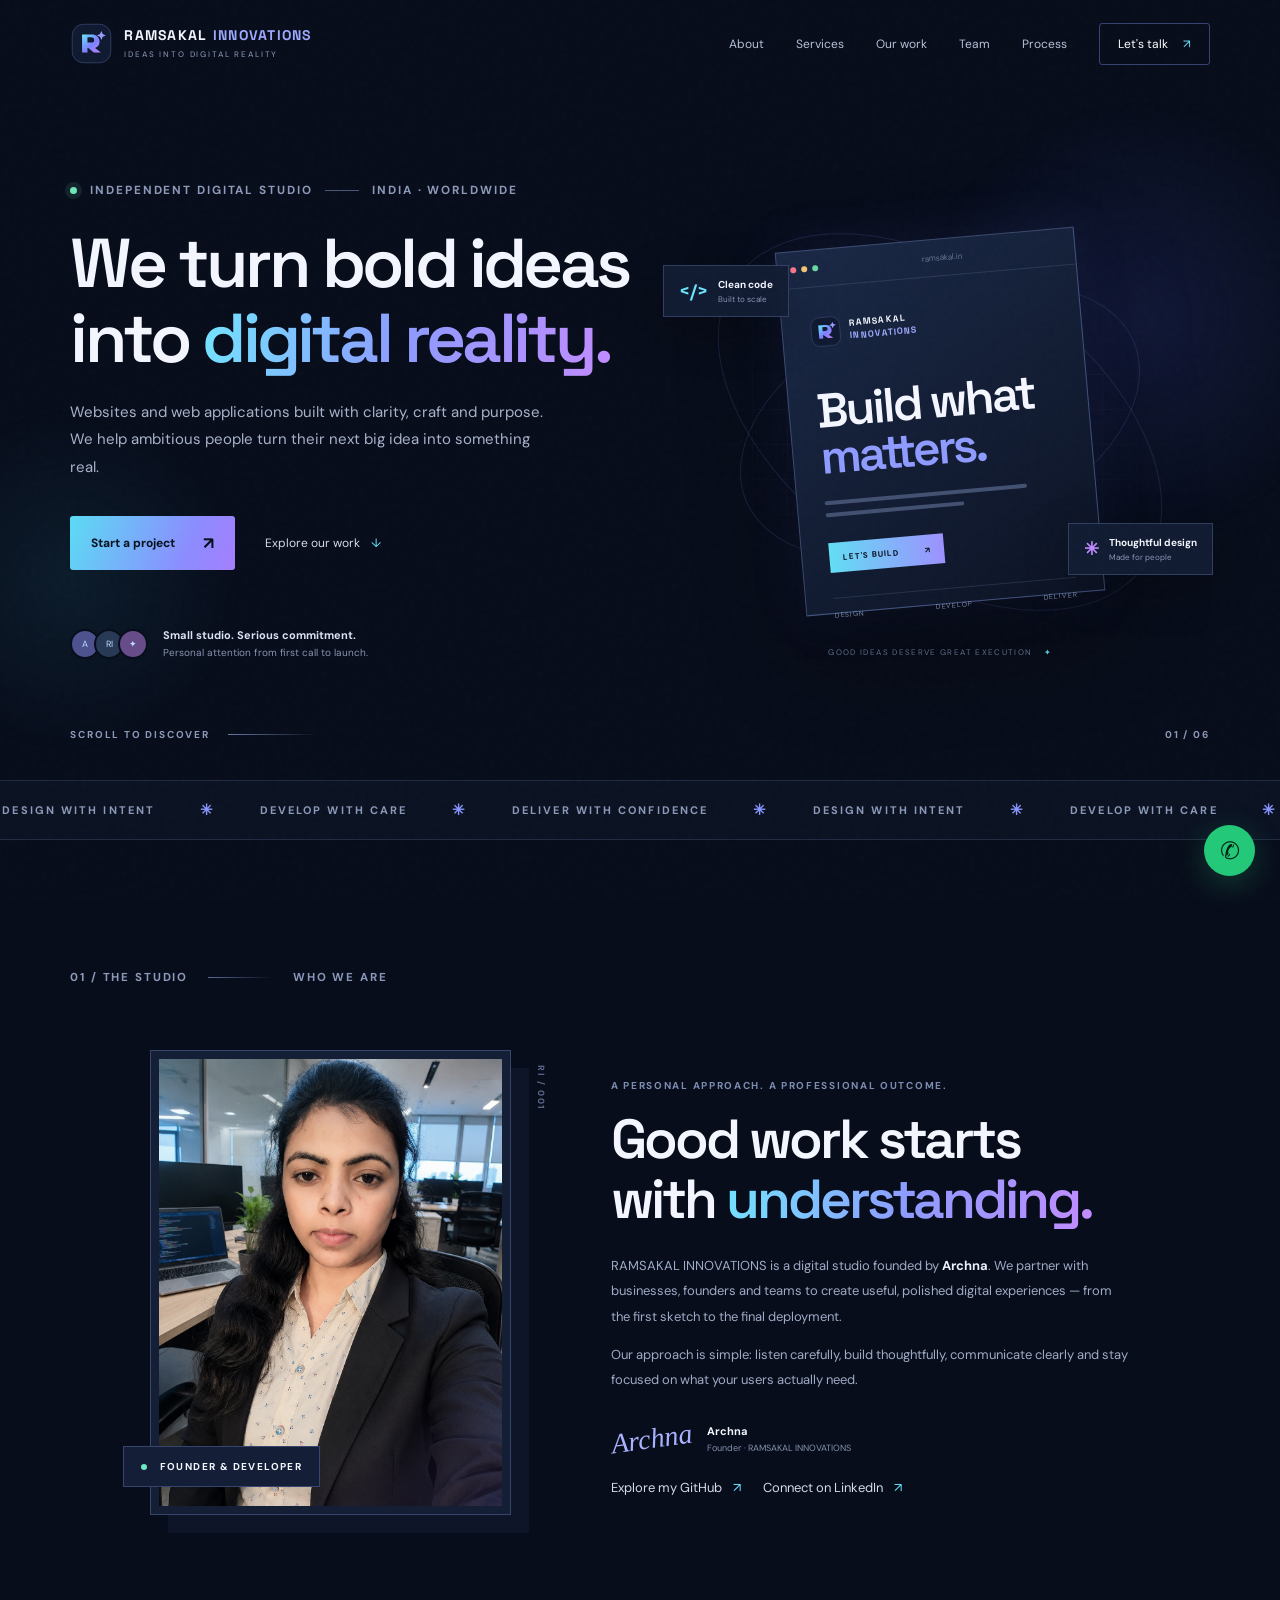
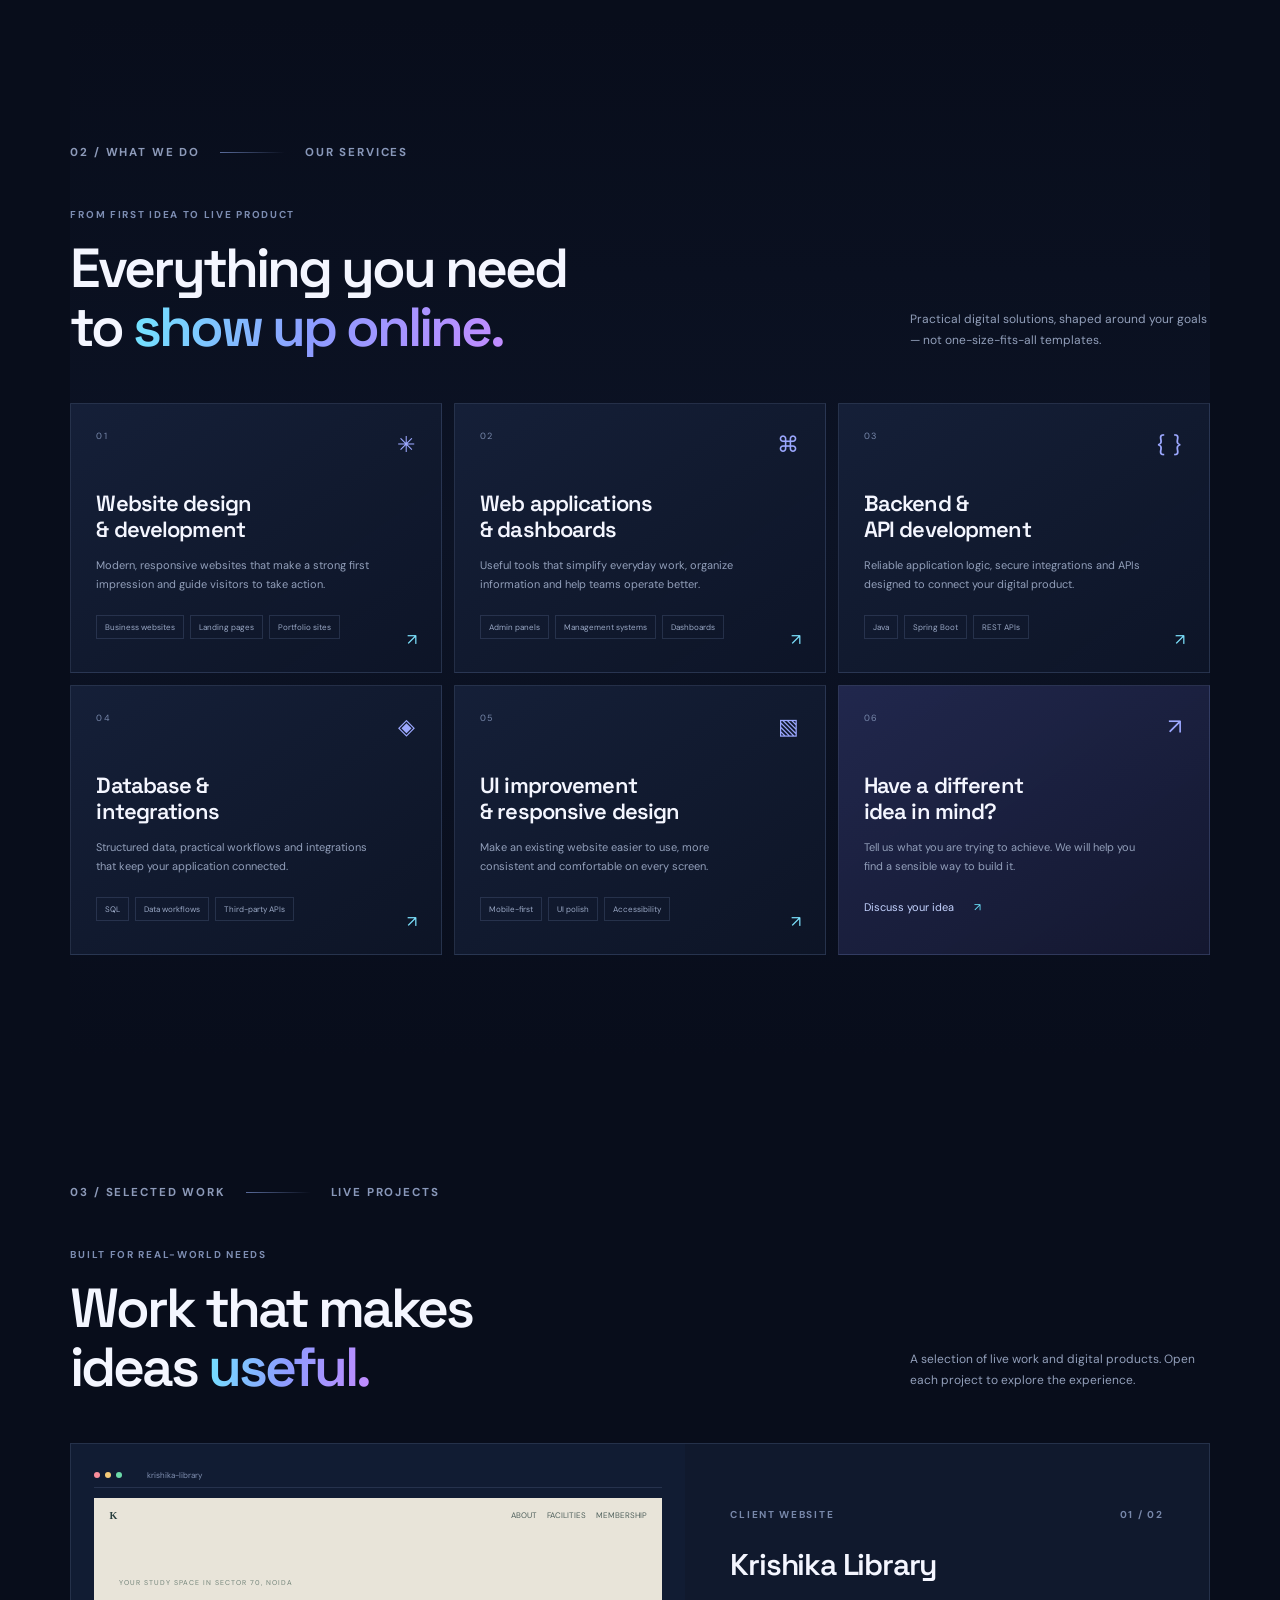
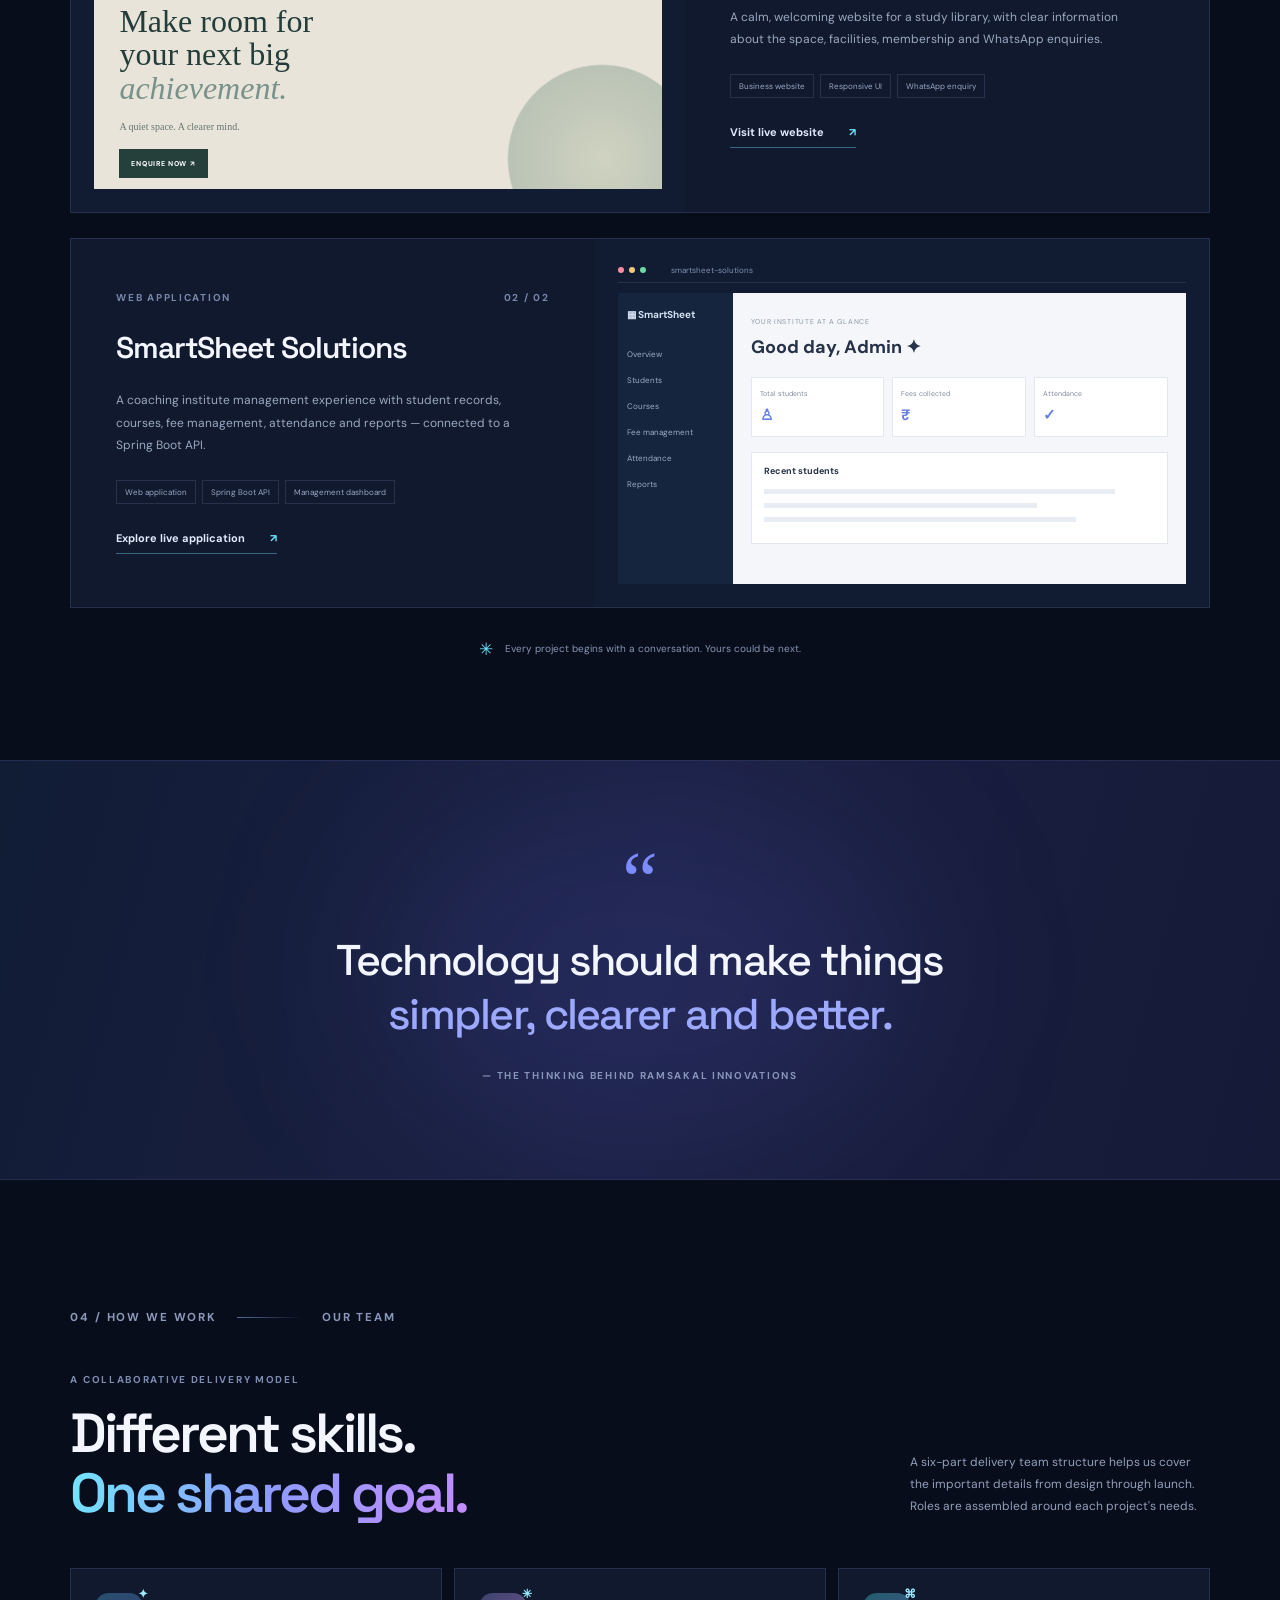
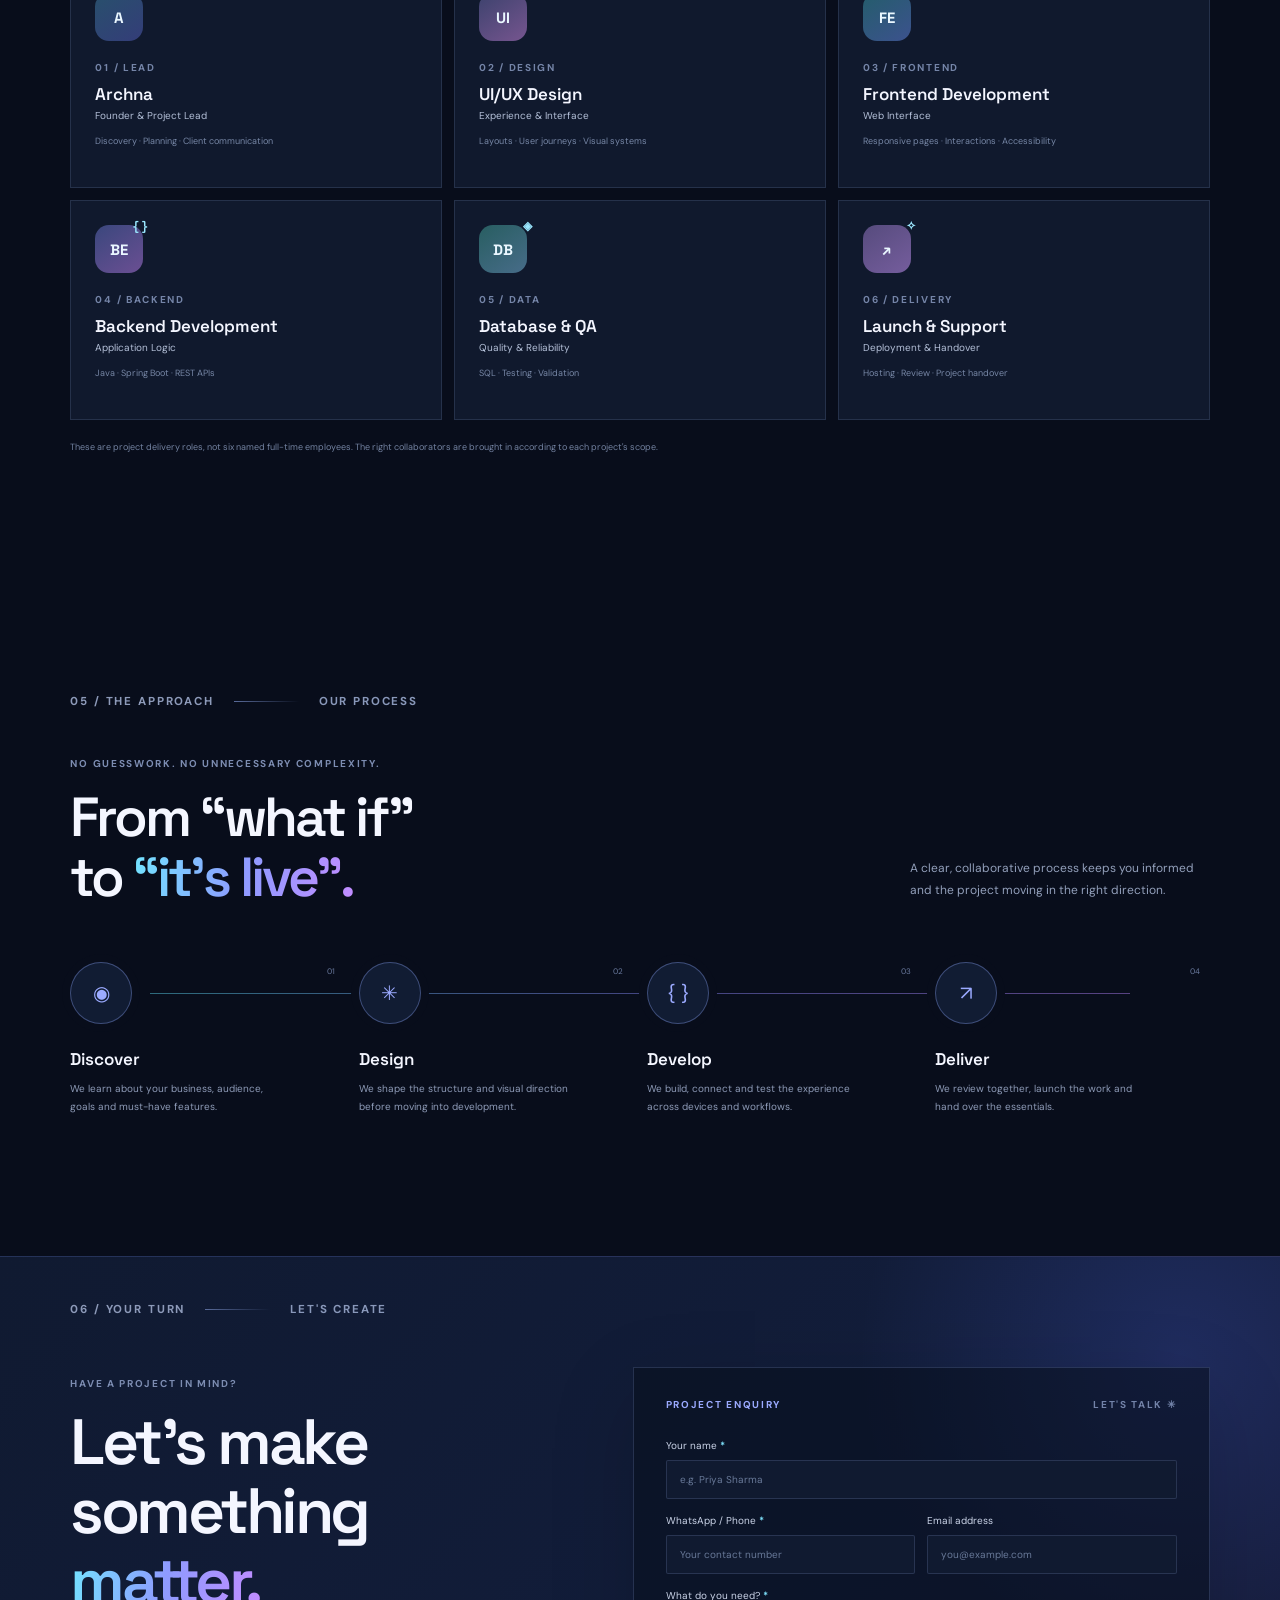
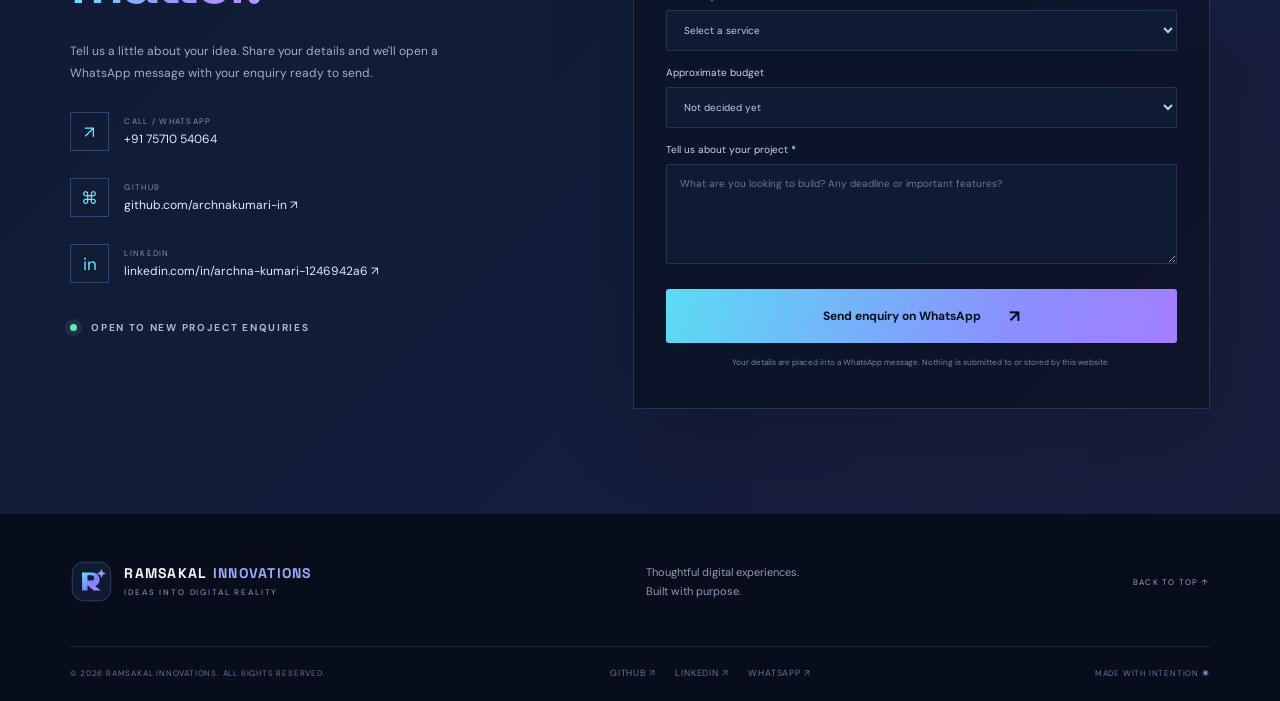
<file: index.html>
<!doctype html>
<html lang="en">
<head>
  <meta charset="utf-8"><meta name="viewport" content="width=device-width, initial-scale=1">
  <meta name="theme-color" content="#080d1b">
  <meta name="description" content="RAMSAKAL INNOVATIONS — thoughtful websites, web applications and digital experiences led by founder Archna.">
  <meta property="og:title" content="RAMSAKAL INNOVATIONS | Digital experiences that move business forward">
  <meta property="og:description" content="Website design, development and custom web applications. Let's build something meaningful.">
  <meta property="og:type" content="website">
  <title>RAMSAKAL INNOVATIONS — Digital experiences that move business forward</title>
  <link rel="icon" href="assets/logo.svg" type="image/svg+xml">
  <link rel="preconnect" href="https://fonts.googleapis.com"><link rel="preconnect" href="https://fonts.gstatic.com" crossorigin>
  <link href="https://fonts.googleapis.com/css2?family=DM+Sans:wght@400;500;600;700&family=Space+Grotesk:wght@400;500;600;700&display=swap" rel="stylesheet">
  <link rel="stylesheet" href="styles.css">
</head>
<body>
  <div class="noise" aria-hidden="true"></div><div class="scroll-progress" id="scrollProgress"></div>
  <header class="site-header" id="top">
    <a class="brand" href="#home" aria-label="Ramsakal Innovations home"><img src="assets/logo.svg" alt="" class="brand-mark"><span>RAMSAKAL <b>INNOVATIONS</b><small>IDEAS INTO DIGITAL REALITY</small></span></a>
    <button class="menu-toggle" id="menuToggle" aria-label="Open navigation" aria-expanded="false"><i></i><i></i></button>
    <nav class="nav" id="nav"><a href="#about">About</a><a href="#services">Services</a><a href="#work">Our work</a><a href="#team">Team</a><a href="#process">Process</a><a class="nav-cta" href="#contact">Let's talk <span>↗</span></a></nav>
  </header>
  <main>
    <section class="hero section" id="home">
      <div class="hero-orb orb-one"></div><div class="hero-orb orb-two"></div>
      <div class="hero-copy reveal">
        <div class="eyebrow"><span class="pulse-dot"></span> INDEPENDENT DIGITAL STUDIO <span class="eyebrow-line"></span> INDIA · WORLDWIDE</div>
        <h1>We turn bold ideas<br>into <span class="gradient-text">digital reality.</span></h1>
        <p class="hero-lead">Websites and web applications built with clarity, craft and purpose. We help ambitious people turn their next big idea into something real.</p>
        <div class="hero-actions"><a class="button button-primary" href="#contact">Start a project <span>↗</span></a><a class="text-link" href="#work">Explore our work <span>↓</span></a></div>
        <div class="hero-proof"><div class="proof-avatars"><span>A</span><span>RI</span><span>✦</span></div><p><b>Small studio. Serious commitment.</b><br>Personal attention from first call to launch.</p></div>
      </div>
      <div class="hero-visual reveal delay-2">
        <div class="visual-grid"></div><div class="orbit orbit-a"></div><div class="orbit orbit-b"></div>
        <div class="hero-card main-card"><div class="window-bar"><span></span><span></span><span></span><i>ramsakal.in</i></div><div class="mini-brand"><img src="assets/logo.svg" alt=""><span>RAMSAKAL<br><b>INNOVATIONS</b></span></div><div class="mini-title">Build what<br><em>matters.</em></div><div class="mini-lines"><i></i><i></i></div><div class="mini-button">LET'S BUILD <b>↗</b></div><div class="mini-foot"><span>DESIGN</span><span>DEVELOP</span><span>DELIVER</span></div></div>
        <div class="float-chip chip-code"><span class="chip-icon">&lt;/&gt;</span><span><b>Clean code</b><small>Built to scale</small></span></div>
        <div class="float-chip chip-spark"><span class="spark-icon">✳</span><span><b>Thoughtful design</b><small>Made for people</small></span></div>
        <div class="visual-caption">GOOD IDEAS DESERVE GREAT EXECUTION <span>✦</span></div>
      </div>
      <div class="hero-bottom"><span>SCROLL TO DISCOVER</span><div class="scroll-line"></div><span>01 / 06</span></div>
    </section>

    <section class="intro-strip"><div class="strip-track"><span>DESIGN WITH INTENT</span><b>✳</b><span>DEVELOP WITH CARE</span><b>✳</b><span>DELIVER WITH CONFIDENCE</span><b>✳</b><span>DESIGN WITH INTENT</span><b>✳</b><span>DEVELOP WITH CARE</span><b>✳</b></div></section>

    <section class="section about-section" id="about">
      <div class="section-kicker reveal"><span>01 / THE STUDIO</span><span class="kicker-rule"></span><span>WHO WE ARE</span></div>
      <div class="about-grid">
        <div class="about-photo-wrap reveal"><div class="photo-frame"><img src="assets/archna-founder.png" alt="Archna, founder of Ramsakal Innovations" class="founder-photo"><div class="photo-shine"></div></div><div class="photo-tag"><span class="tag-dot"></span> FOUNDER & DEVELOPER</div><div class="photo-index">RI / 001</div></div>
        <div class="about-copy reveal delay-1"><p class="overline">A PERSONAL APPROACH. A PROFESSIONAL OUTCOME.</p><h2>Good work starts<br>with <span class="gradient-text">understanding.</span></h2><p class="body-copy">RAMSAKAL INNOVATIONS is a digital studio founded by <strong>Archna</strong>. We partner with businesses, founders and teams to create useful, polished digital experiences — from the first sketch to the final deployment.</p><p class="body-copy">Our approach is simple: listen carefully, build thoughtfully, communicate clearly and stay focused on what your users actually need.</p><div class="founder-sign"><div class="signature">Archna</div><div><b>Archna</b><small>Founder · RAMSAKAL INNOVATIONS</small></div></div><div class="founder-links"><a class="text-link" href="https://github.com/archnakumari-in" target="_blank" rel="noopener">Explore my GitHub <span>↗</span></a><a class="text-link" href="https://www.linkedin.com/in/archna-kumari-1246942a6/" target="_blank" rel="noopener">Connect on LinkedIn <span>↗</span></a></div></div>
      </div>
    </section>

    <section class="section services-section" id="services">
      <div class="section-kicker reveal"><span>02 / WHAT WE DO</span><span class="kicker-rule"></span><span>OUR SERVICES</span></div>
      <div class="section-heading reveal"><div><p class="overline">FROM FIRST IDEA TO LIVE PRODUCT</p><h2>Everything you need<br>to <span class="gradient-text">show up online.</span></h2></div><p class="heading-note">Practical digital solutions, shaped around your goals — not one-size-fits-all templates.</p></div>
      <div class="service-grid">
        <article class="service-card reveal"><div class="service-top"><span>01</span><span class="service-icon">✳</span></div><h3>Website design<br>& development</h3><p>Modern, responsive websites that make a strong first impression and guide visitors to take action.</p><div class="service-tags"><span>Business websites</span><span>Landing pages</span><span>Portfolio sites</span></div><span class="card-arrow">↗</span></article>
        <article class="service-card reveal delay-1"><div class="service-top"><span>02</span><span class="service-icon">⌘</span></div><h3>Web applications<br>& dashboards</h3><p>Useful tools that simplify everyday work, organize information and help teams operate better.</p><div class="service-tags"><span>Admin panels</span><span>Management systems</span><span>Dashboards</span></div><span class="card-arrow">↗</span></article>
        <article class="service-card reveal delay-2"><div class="service-top"><span>03</span><span class="service-icon">{ }</span></div><h3>Backend &<br>API development</h3><p>Reliable application logic, secure integrations and APIs designed to connect your digital product.</p><div class="service-tags"><span>Java</span><span>Spring Boot</span><span>REST APIs</span></div><span class="card-arrow">↗</span></article>
        <article class="service-card reveal"><div class="service-top"><span>04</span><span class="service-icon">◈</span></div><h3>Database &<br>integrations</h3><p>Structured data, practical workflows and integrations that keep your application connected.</p><div class="service-tags"><span>SQL</span><span>Data workflows</span><span>Third-party APIs</span></div><span class="card-arrow">↗</span></article>
        <article class="service-card reveal delay-1"><div class="service-top"><span>05</span><span class="service-icon">▧</span></div><h3>UI improvement<br>& responsive design</h3><p>Make an existing website easier to use, more consistent and comfortable on every screen.</p><div class="service-tags"><span>Mobile-first</span><span>UI polish</span><span>Accessibility</span></div><span class="card-arrow">↗</span></article>
        <article class="service-card service-card-cta reveal delay-2"><div class="service-top"><span>06</span><span class="service-icon">↗</span></div><h3>Have a different<br>idea in mind?</h3><p>Tell us what you are trying to achieve. We will help you find a sensible way to build it.</p><a href="#contact" class="service-link">Discuss your idea <span>↗</span></a></article>
      </div>
    </section>

    <section class="section work-section" id="work">
      <div class="section-kicker reveal"><span>03 / SELECTED WORK</span><span class="kicker-rule"></span><span>LIVE PROJECTS</span></div>
      <div class="section-heading reveal"><div><p class="overline">BUILT FOR REAL-WORLD NEEDS</p><h2>Work that makes<br>ideas <span class="gradient-text">useful.</span></h2></div><p class="heading-note">A selection of live work and digital products. Open each project to explore the experience.</p></div>
      <div class="work-list">
        <article class="work-card reveal"><div class="work-preview preview-library"><div class="browser-top"><span></span><span></span><span></span><small>krishika-library</small></div><div class="library-mock"><div class="mock-nav">K <span>ABOUT　 FACILITIES　 MEMBERSHIP</span></div><div class="mock-copy"><small>YOUR STUDY SPACE IN SECTOR 70, NOIDA</small><b>Make room for<br>your next big<br><i>achievement.</i></b><span>A quiet space. A clearer mind.</span><em>ENQUIRE NOW ↗</em></div><div class="mock-sun"></div></div></div><div class="work-info"><div class="work-meta"><span>CLIENT WEBSITE</span><span>01 / 02</span></div><h3>Krishika Library</h3><p>A calm, welcoming website for a study library, with clear information about the space, facilities, membership and WhatsApp enquiries.</p><div class="work-tags"><span>Business website</span><span>Responsive UI</span><span>WhatsApp enquiry</span></div><a class="work-link" href="https://archnakumari-in.github.io/It-s-krishika-library/#about" target="_blank" rel="noopener">Visit live website <span>↗</span></a></div></article>
        <article class="work-card work-card-reverse reveal"><div class="work-preview preview-smartsheet"><div class="browser-top"><span></span><span></span><span></span><small>smartsheet-solutions</small></div><div class="sheet-mock"><aside><b>▦ SmartSheet</b><span>Overview</span><span>Students</span><span>Courses</span><span>Fee management</span><span>Attendance</span><span>Reports</span></aside><div class="sheet-main"><small>YOUR INSTITUTE AT A GLANCE</small><b>Good day, Admin ✦</b><div class="stat-row"><i><small>Total students</small><b>♙</b></i><i><small>Fees collected</small><b>₹</b></i><i><small>Attendance</small><b>✓</b></i></div><div class="sheet-table"><span>Recent students</span><i></i><i></i><i></i></div></div></div></div><div class="work-info"><div class="work-meta"><span>WEB APPLICATION</span><span>02 / 02</span></div><h3>SmartSheet Solutions</h3><p>A coaching institute management experience with student records, courses, fee management, attendance and reports — connected to a Spring Boot API.</p><div class="work-tags"><span>Web application</span><span>Spring Boot API</span><span>Management dashboard</span></div><a class="work-link" href="https://archnakumari-in.github.io/SmartSheet-MVP-Integrated/" target="_blank" rel="noopener">Explore live application <span>↗</span></a></div></article>
      </div>
      <div class="work-note reveal"><span>✳</span> Every project begins with a conversation. Yours could be next.</div>
    </section>

    <section class="founder-note"><div class="note-glow"></div><div class="note-inner reveal"><span class="quote-mark">“</span><p>Technology should make things<br><em>simpler, clearer and better.</em></p><span class="note-credit">— THE THINKING BEHIND RAMSAKAL INNOVATIONS</span></div></section>

    <section class="section team-section" id="team">
      <div class="section-kicker reveal"><span>04 / HOW WE WORK</span><span class="kicker-rule"></span><span>OUR TEAM</span></div>
      <div class="section-heading reveal"><div><p class="overline">A COLLABORATIVE DELIVERY MODEL</p><h2>Different skills.<br><span class="gradient-text">One shared goal.</span></h2></div><p class="heading-note">A six-part delivery team structure helps us cover the important details from design through launch. Roles are assembled around each project's needs.</p></div>
      <div class="team-grid">
        <article class="team-card reveal"><div class="team-avatar avatar-a">A<span>✦</span></div><div class="team-number">01 / LEAD</div><h3>Archna</h3><p>Founder & Project Lead</p><small>Discovery · Planning · Client communication</small></article>
        <article class="team-card reveal delay-1"><div class="team-avatar avatar-b">UI<span>✳</span></div><div class="team-number">02 / DESIGN</div><h3>UI/UX Design</h3><p>Experience & Interface</p><small>Layouts · User journeys · Visual systems</small></article>
        <article class="team-card reveal delay-2"><div class="team-avatar avatar-c">FE<span>⌘</span></div><div class="team-number">03 / FRONTEND</div><h3>Frontend Development</h3><p>Web Interface</p><small>Responsive pages · Interactions · Accessibility</small></article>
        <article class="team-card reveal"><div class="team-avatar avatar-d">BE<span>{ }</span></div><div class="team-number">04 / BACKEND</div><h3>Backend Development</h3><p>Application Logic</p><small>Java · Spring Boot · REST APIs</small></article>
        <article class="team-card reveal delay-1"><div class="team-avatar avatar-e">DB<span>◈</span></div><div class="team-number">05 / DATA</div><h3>Database & QA</h3><p>Quality & Reliability</p><small>SQL · Testing · Validation</small></article>
        <article class="team-card reveal delay-2"><div class="team-avatar avatar-f">↗<span>✧</span></div><div class="team-number">06 / DELIVERY</div><h3>Launch & Support</h3><p>Deployment & Handover</p><small>Hosting · Review · Project handover</small></article>
      </div>
      <p class="team-disclaimer reveal">These are project delivery roles, not six named full-time employees. The right collaborators are brought in according to each project's scope.</p>
    </section>

    <section class="section process-section" id="process">
      <div class="section-kicker reveal"><span>05 / THE APPROACH</span><span class="kicker-rule"></span><span>OUR PROCESS</span></div>
      <div class="section-heading reveal"><div><p class="overline">NO GUESSWORK. NO UNNECESSARY COMPLEXITY.</p><h2>From “what if”<br>to <span class="gradient-text">“it's live”.</span></h2></div><p class="heading-note">A clear, collaborative process keeps you informed and the project moving in the right direction.</p></div>
      <div class="process-steps"><article class="process-step reveal"><span>01</span><div class="step-symbol">◉</div><h3>Discover</h3><p>We learn about your business, audience, goals and must-have features.</p></article><article class="process-step reveal delay-1"><span>02</span><div class="step-symbol">✳</div><h3>Design</h3><p>We shape the structure and visual direction before moving into development.</p></article><article class="process-step reveal delay-2"><span>03</span><div class="step-symbol">{ }</div><h3>Develop</h3><p>We build, connect and test the experience across devices and workflows.</p></article><article class="process-step reveal delay-3"><span>04</span><div class="step-symbol">↗</div><h3>Deliver</h3><p>We review together, launch the work and hand over the essentials.</p></article></div>
    </section>

    <section class="contact-section" id="contact"><div class="contact-glow"></div><div class="section contact-inner"><div class="section-kicker reveal"><span>06 / YOUR TURN</span><span class="kicker-rule"></span><span>LET'S CREATE</span></div><div class="contact-grid"><div class="contact-copy reveal"><p class="overline">HAVE A PROJECT IN MIND?</p><h2>Let's make<br>something <span class="gradient-text">matter.</span></h2><p>Tell us a little about your idea. Share your details and we'll open a WhatsApp message with your enquiry ready to send.</p><div class="contact-direct"><span class="direct-icon">↗</span><div><small>CALL / WHATSAPP</small><a href="https://wa.me/917571054064" target="_blank" rel="noopener">+91 75710 54064</a></div></div><div class="contact-direct"><span class="direct-icon">⌘</span><div><small>GITHUB</small><a href="https://github.com/archnakumari-in" target="_blank" rel="noopener">github.com/archnakumari-in ↗</a></div></div><div class="contact-direct"><span class="direct-icon">in</span><div><small>LINKEDIN</small><a href="https://www.linkedin.com/in/archna-kumari-1246942a6/" target="_blank" rel="noopener">linkedin.com/in/archna-kumari-1246942a6 ↗</a></div></div><div class="availability"><span class="pulse-dot"></span> OPEN TO NEW PROJECT ENQUIRIES</div></div>
      <form class="contact-form reveal delay-1" id="enquiryForm"><div class="form-heading"><span>PROJECT ENQUIRY</span><span>LET'S TALK ✳</span></div><label for="name">Your name <b>*</b></label><input id="name" name="name" placeholder="e.g. Priya Sharma" required maxlength="80"><div class="form-two"><div><label for="phone">WhatsApp / Phone <b>*</b></label><input id="phone" name="phone" type="tel" placeholder="Your contact number" required maxlength="20"></div><div><label for="email">Email address</label><input id="email" name="email" type="email" placeholder="you@example.com" maxlength="120"></div></div><label for="service">What do you need? <b>*</b></label><select id="service" name="service" required><option value="" disabled selected>Select a service</option><option>Business website</option><option>Landing page / Portfolio</option><option>Web application / Dashboard</option><option>Backend / API development</option><option>Website redesign</option><option>Something else</option></select><label for="budget">Approximate budget</label><select id="budget" name="budget"><option value="Not decided">Not decided yet</option><option>Under ₹10,000</option><option>₹10,000 – ₹25,000</option><option>₹25,000 – ₹50,000</option><option>₹50,000+</option><option>International / USD – discuss</option></select><label for="message">Tell us about your project <b>*</b></label><textarea id="message" name="message" rows="4" placeholder="What are you looking to build? Any deadline or important features?" required maxlength="1200"></textarea><button class="button button-primary form-submit" type="submit">Send enquiry on WhatsApp <span>↗</span></button><p class="form-privacy">Your details are placed into a WhatsApp message. Nothing is submitted to or stored by this website.</p><p class="form-status" id="formStatus" aria-live="polite"></p></form>
      </div></div></section>
  </main>
  <footer class="footer"><div class="footer-top"><a class="brand footer-brand" href="#home"><img src="assets/logo.svg" alt="" class="brand-mark"><span>RAMSAKAL <b>INNOVATIONS</b><small>IDEAS INTO DIGITAL REALITY</small></span></a><p>Thoughtful digital experiences.<br>Built with purpose.</p><a class="back-top" href="#top">BACK TO TOP ↑</a></div><div class="footer-bottom"><span>© <span id="year"></span> RAMSAKAL INNOVATIONS. ALL RIGHTS RESERVED.</span><div><a href="https://github.com/archnakumari-in" target="_blank" rel="noopener">GITHUB ↗</a><a href="https://www.linkedin.com/in/archna-kumari-1246942a6/" target="_blank" rel="noopener">LINKEDIN ↗</a><a href="https://wa.me/917571054064" target="_blank" rel="noopener">WHATSAPP ↗</a></div><span>MADE WITH INTENTION <b>✳</b></span></div></footer>
  <a class="whatsapp-float" href="https://wa.me/917571054064?text=Hello%20RAMSAKAL%20INNOVATIONS%2C%20I%20would%20like%20to%20discuss%20a%20project." target="_blank" rel="noopener" aria-label="Chat with Ramsakal Innovations on WhatsApp"><span>✆</span></a>
  <script src="script.js"></script>
</body></html>
</file>
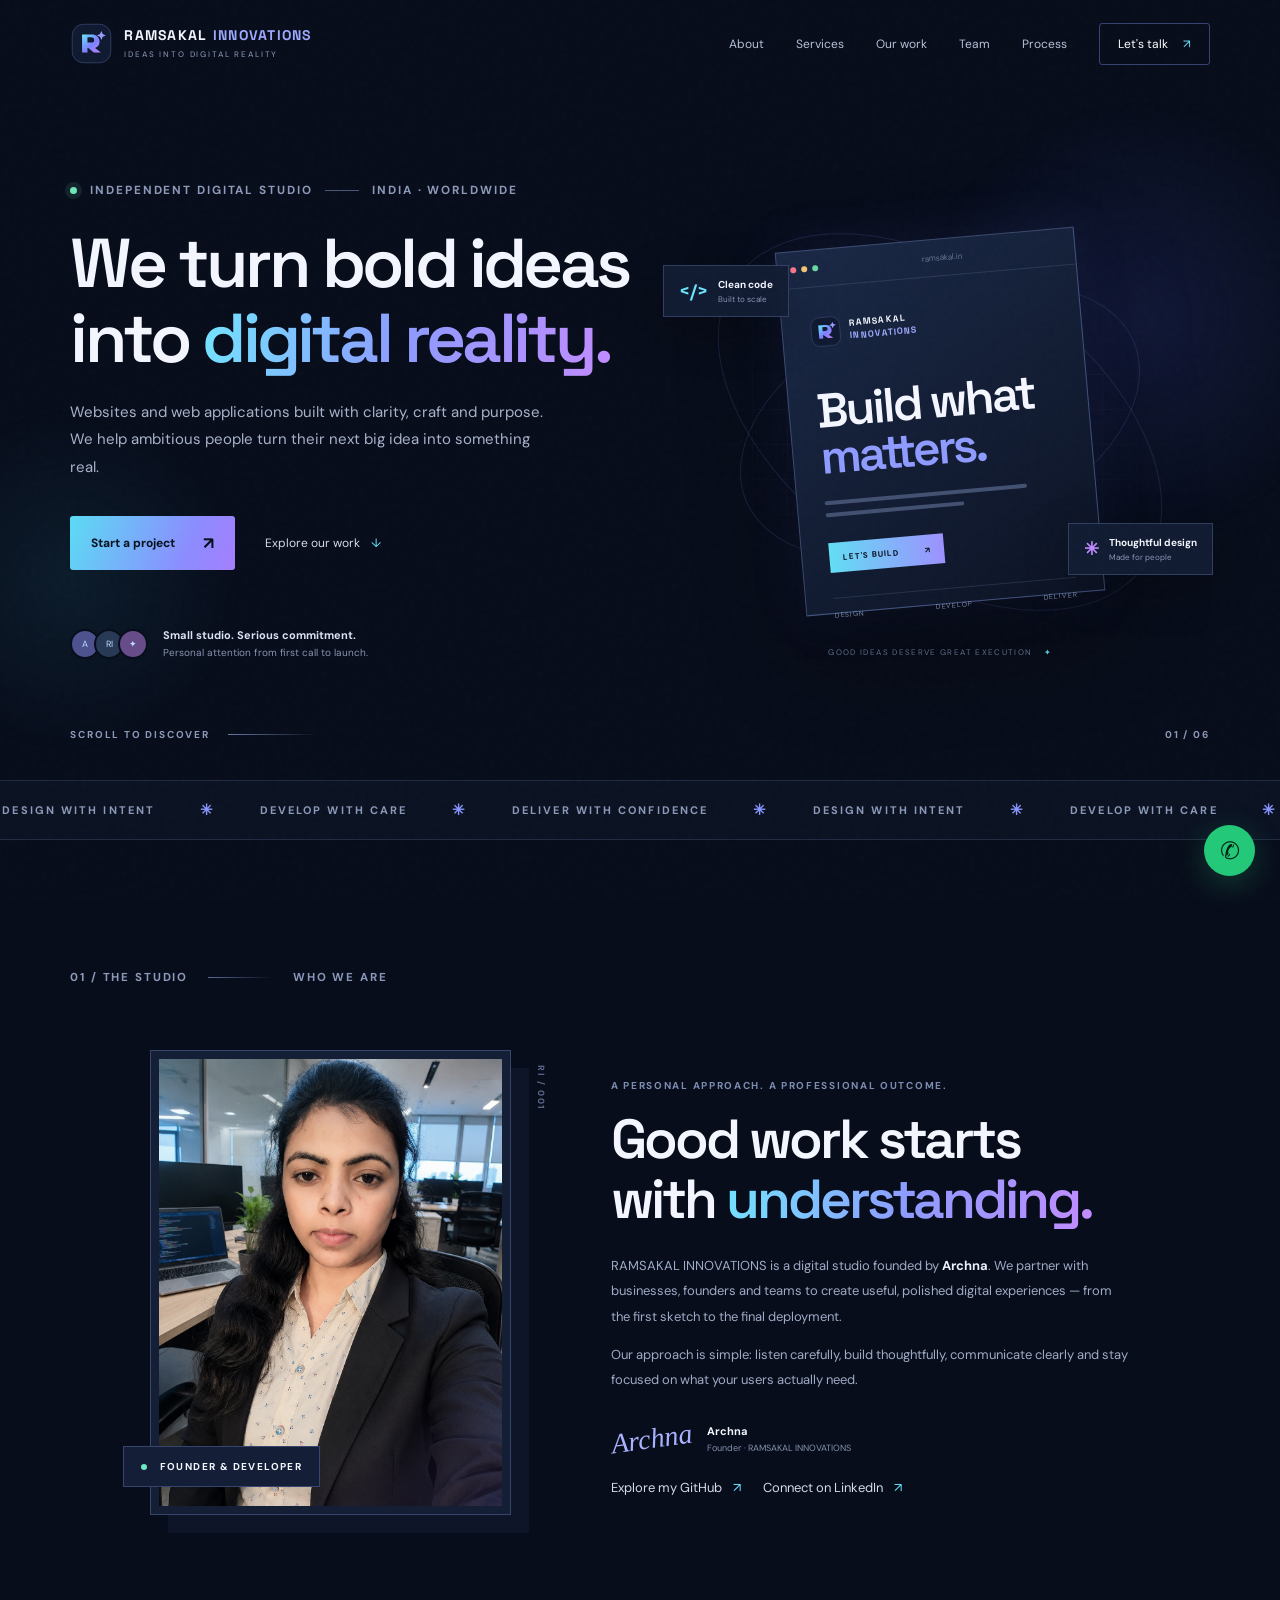
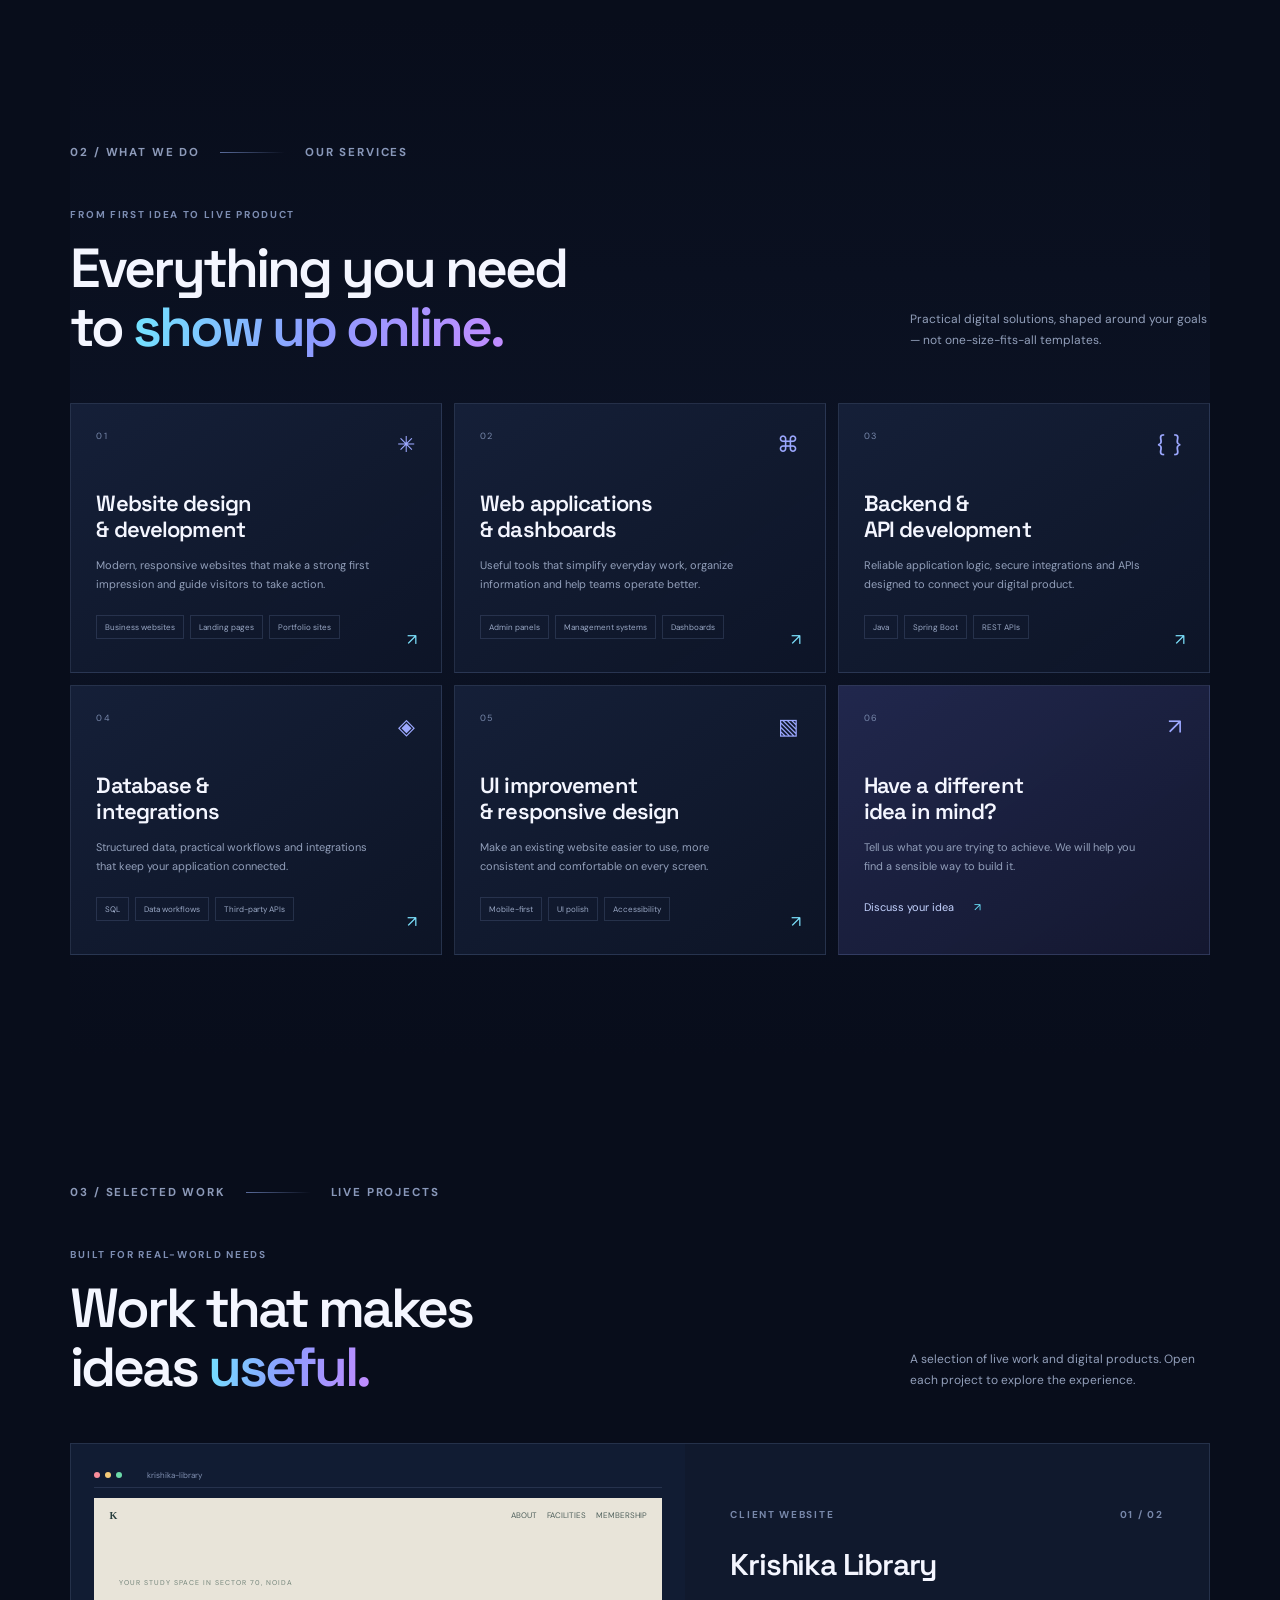
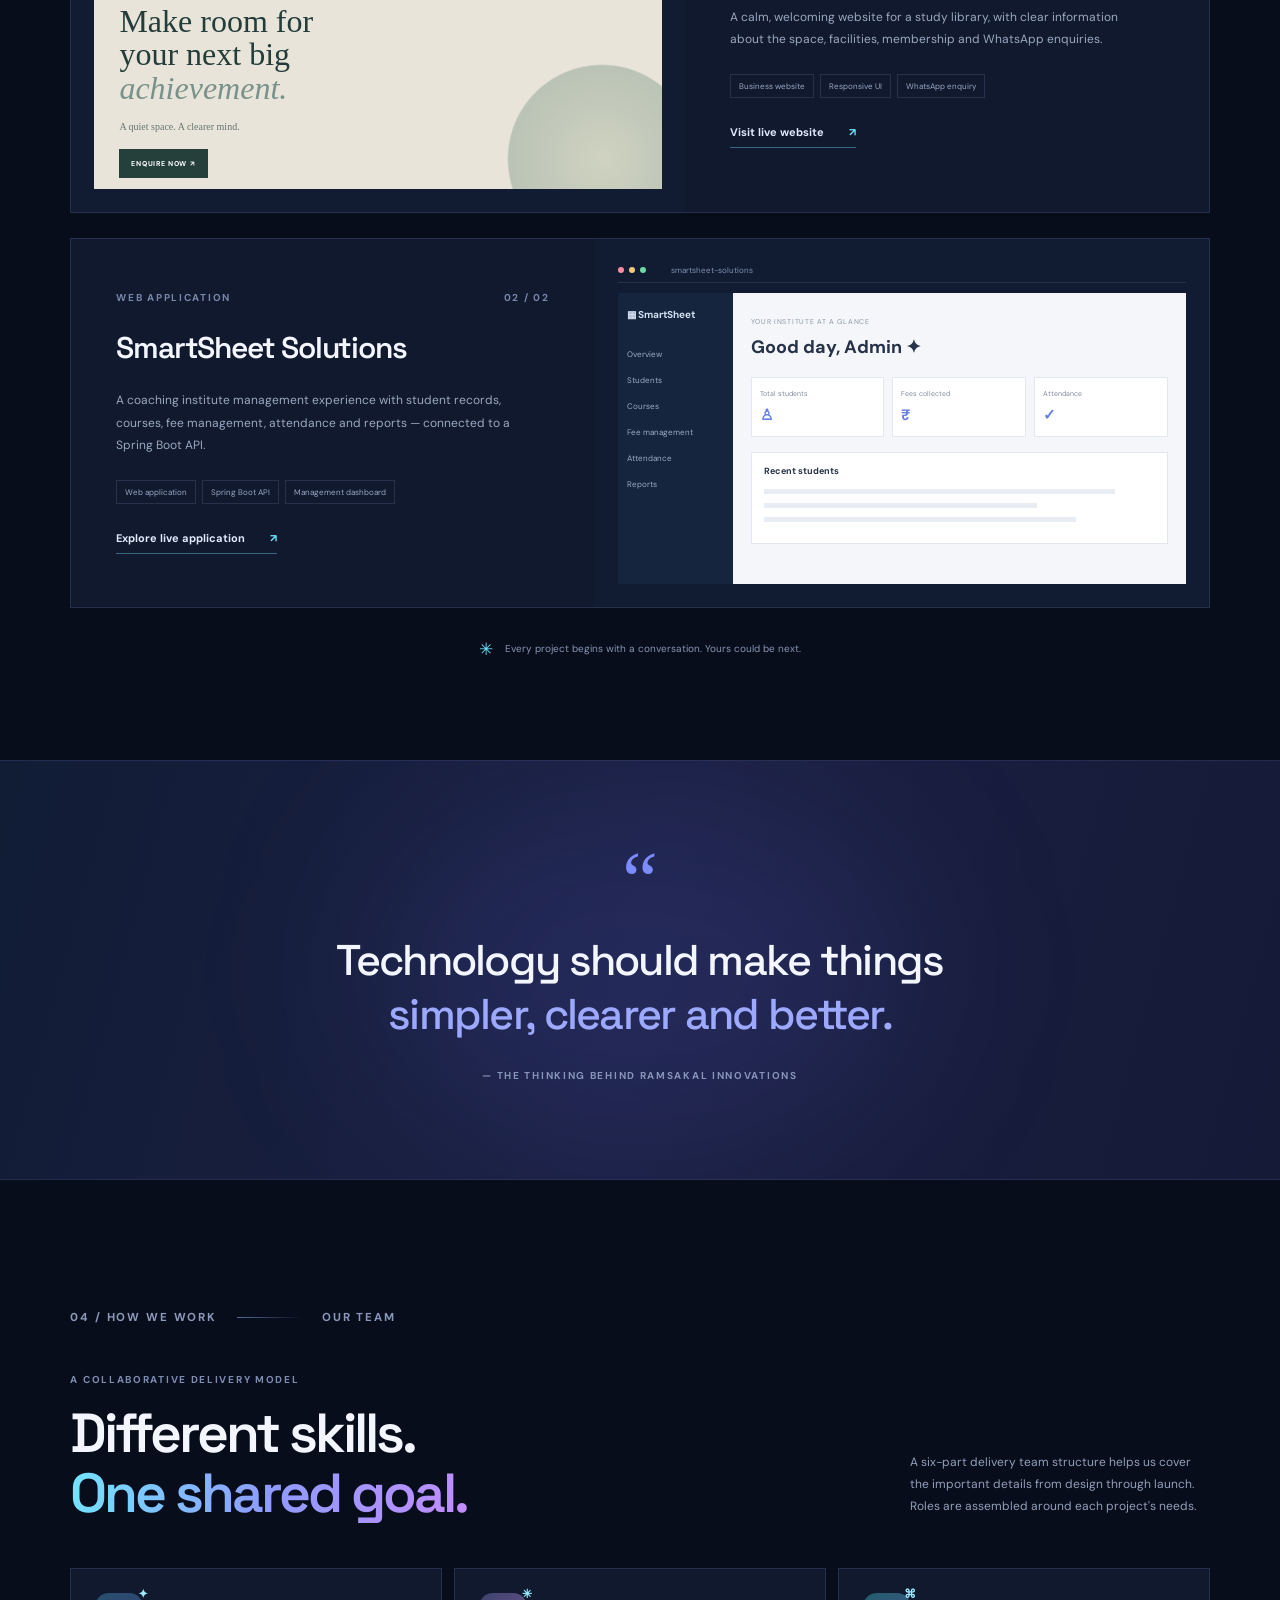
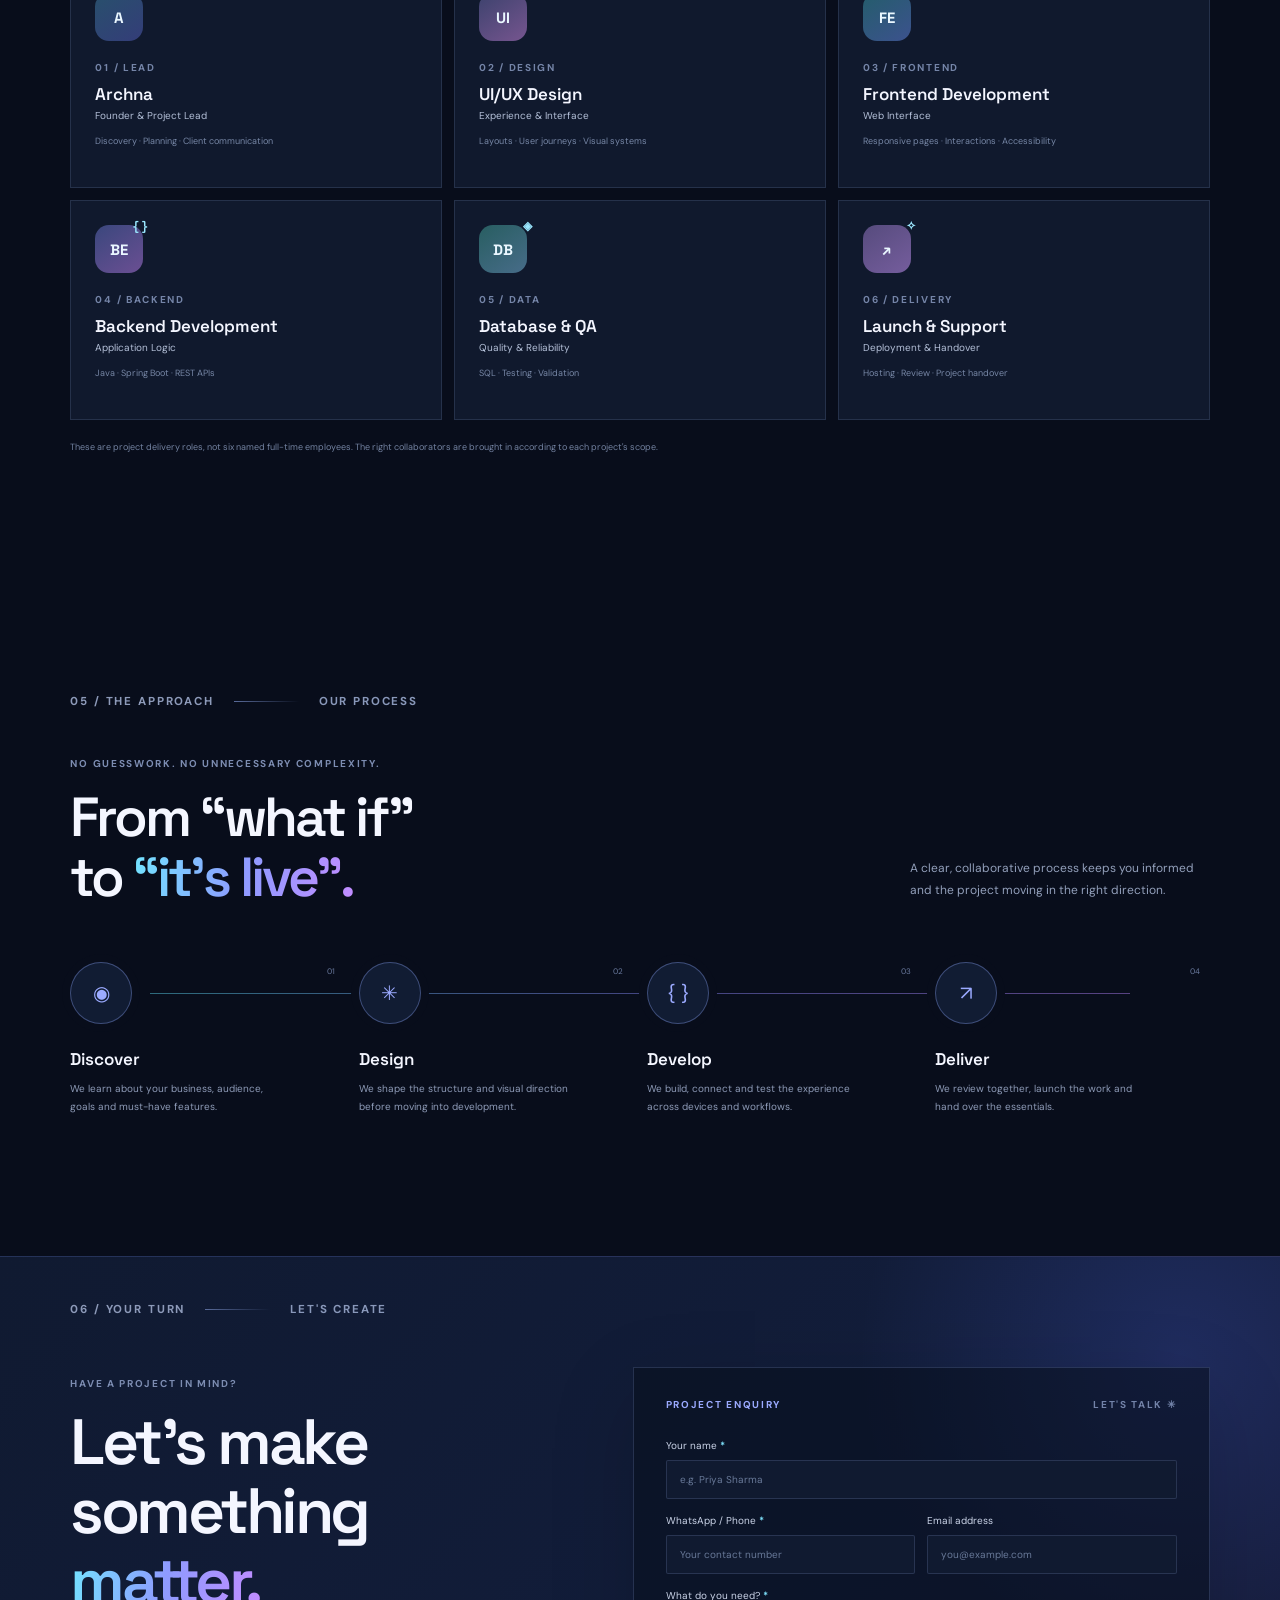
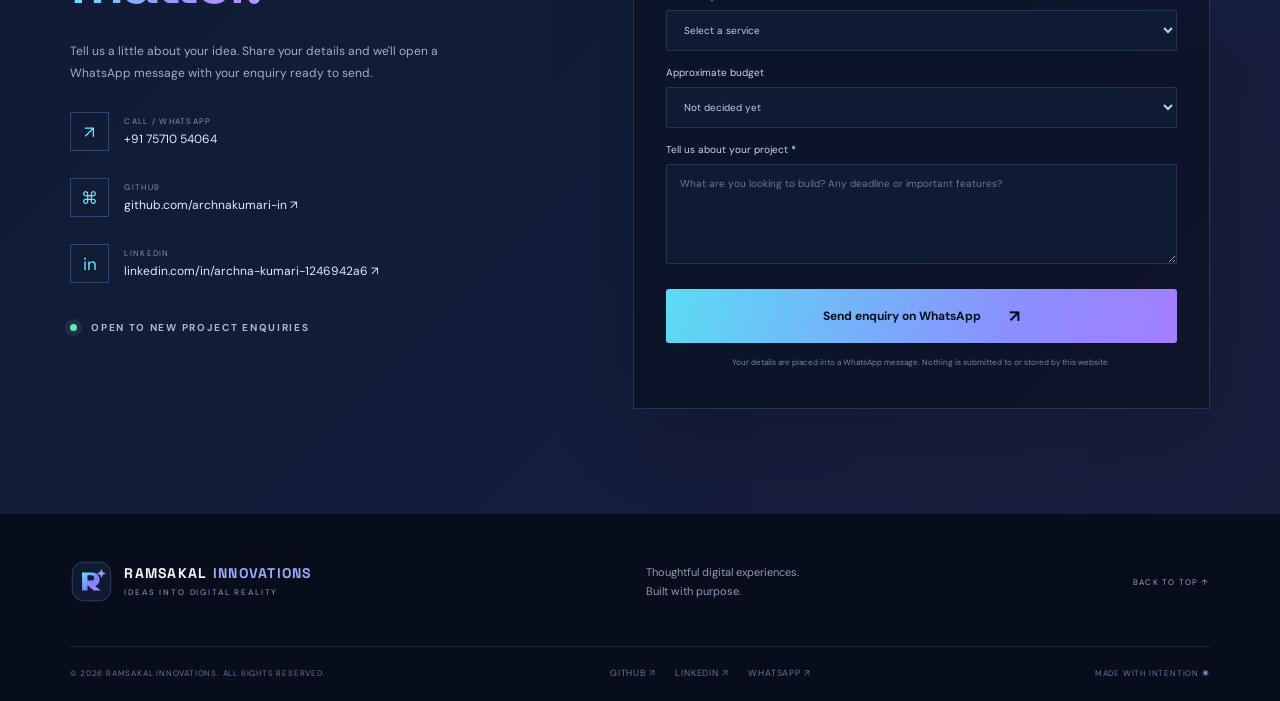
<file: ramsakal-innovations-site/index.html>
<!doctype html>
<html lang="en">
<head>
  <meta charset="utf-8"><meta name="viewport" content="width=device-width, initial-scale=1">
  <meta name="theme-color" content="#080d1b">
  <meta name="description" content="RAMSAKAL INNOVATIONS — thoughtful websites, web applications and digital experiences led by founder Archna.">
  <meta property="og:title" content="RAMSAKAL INNOVATIONS | Digital experiences that move business forward">
  <meta property="og:description" content="Website design, development and custom web applications. Let's build something meaningful.">
  <meta property="og:type" content="website">
  <title>RAMSAKAL INNOVATIONS — Digital experiences that move business forward</title>
  <link rel="icon" href="assets/logo.svg" type="image/svg+xml">
  <link rel="preconnect" href="https://fonts.googleapis.com"><link rel="preconnect" href="https://fonts.gstatic.com" crossorigin>
  <link href="https://fonts.googleapis.com/css2?family=DM+Sans:wght@400;500;600;700&family=Space+Grotesk:wght@400;500;600;700&display=swap" rel="stylesheet">
  <link rel="stylesheet" href="styles.css">
</head>
<body>
  <div class="noise" aria-hidden="true"></div><div class="scroll-progress" id="scrollProgress"></div>
  <header class="site-header" id="top">
    <a class="brand" href="#home" aria-label="Ramsakal Innovations home"><img src="assets/logo.svg" alt="" class="brand-mark"><span>RAMSAKAL <b>INNOVATIONS</b><small>IDEAS INTO DIGITAL REALITY</small></span></a>
    <button class="menu-toggle" id="menuToggle" aria-label="Open navigation" aria-expanded="false"><i></i><i></i></button>
    <nav class="nav" id="nav"><a href="#about">About</a><a href="#services">Services</a><a href="#work">Our work</a><a href="#team">Team</a><a href="#process">Process</a><a class="nav-cta" href="#contact">Let's talk <span>↗</span></a></nav>
  </header>
  <main>
    <section class="hero section" id="home">
      <div class="hero-orb orb-one"></div><div class="hero-orb orb-two"></div>
      <div class="hero-copy reveal">
        <div class="eyebrow"><span class="pulse-dot"></span> INDEPENDENT DIGITAL STUDIO <span class="eyebrow-line"></span> INDIA · WORLDWIDE</div>
        <h1>We turn bold ideas<br>into <span class="gradient-text">digital reality.</span></h1>
        <p class="hero-lead">Websites and web applications built with clarity, craft and purpose. We help ambitious people turn their next big idea into something real.</p>
        <div class="hero-actions"><a class="button button-primary" href="#contact">Start a project <span>↗</span></a><a class="text-link" href="#work">Explore our work <span>↓</span></a></div>
        <div class="hero-proof"><div class="proof-avatars"><span>A</span><span>RI</span><span>✦</span></div><p><b>Small studio. Serious commitment.</b><br>Personal attention from first call to launch.</p></div>
      </div>
      <div class="hero-visual reveal delay-2">
        <div class="visual-grid"></div><div class="orbit orbit-a"></div><div class="orbit orbit-b"></div>
        <div class="hero-card main-card"><div class="window-bar"><span></span><span></span><span></span><i>ramsakal.in</i></div><div class="mini-brand"><img src="assets/logo.svg" alt=""><span>RAMSAKAL<br><b>INNOVATIONS</b></span></div><div class="mini-title">Build what<br><em>matters.</em></div><div class="mini-lines"><i></i><i></i></div><div class="mini-button">LET'S BUILD <b>↗</b></div><div class="mini-foot"><span>DESIGN</span><span>DEVELOP</span><span>DELIVER</span></div></div>
        <div class="float-chip chip-code"><span class="chip-icon">&lt;/&gt;</span><span><b>Clean code</b><small>Built to scale</small></span></div>
        <div class="float-chip chip-spark"><span class="spark-icon">✳</span><span><b>Thoughtful design</b><small>Made for people</small></span></div>
        <div class="visual-caption">GOOD IDEAS DESERVE GREAT EXECUTION <span>✦</span></div>
      </div>
      <div class="hero-bottom"><span>SCROLL TO DISCOVER</span><div class="scroll-line"></div><span>01 / 06</span></div>
    </section>

    <section class="intro-strip"><div class="strip-track"><span>DESIGN WITH INTENT</span><b>✳</b><span>DEVELOP WITH CARE</span><b>✳</b><span>DELIVER WITH CONFIDENCE</span><b>✳</b><span>DESIGN WITH INTENT</span><b>✳</b><span>DEVELOP WITH CARE</span><b>✳</b></div></section>

    <section class="section about-section" id="about">
      <div class="section-kicker reveal"><span>01 / THE STUDIO</span><span class="kicker-rule"></span><span>WHO WE ARE</span></div>
      <div class="about-grid">
        <div class="about-photo-wrap reveal"><div class="photo-frame"><img src="assets/archna-founder.png" alt="Archna, founder of Ramsakal Innovations" class="founder-photo"><div class="photo-shine"></div></div><div class="photo-tag"><span class="tag-dot"></span> FOUNDER & DEVELOPER</div><div class="photo-index">RI / 001</div></div>
        <div class="about-copy reveal delay-1"><p class="overline">A PERSONAL APPROACH. A PROFESSIONAL OUTCOME.</p><h2>Good work starts<br>with <span class="gradient-text">understanding.</span></h2><p class="body-copy">RAMSAKAL INNOVATIONS is a digital studio founded by <strong>Archna</strong>. We partner with businesses, founders and teams to create useful, polished digital experiences — from the first sketch to the final deployment.</p><p class="body-copy">Our approach is simple: listen carefully, build thoughtfully, communicate clearly and stay focused on what your users actually need.</p><div class="founder-sign"><div class="signature">Archna</div><div><b>Archna</b><small>Founder · RAMSAKAL INNOVATIONS</small></div></div><div class="founder-links"><a class="text-link" href="https://github.com/archnakumari-in" target="_blank" rel="noopener">Explore my GitHub <span>↗</span></a><a class="text-link" href="https://www.linkedin.com/in/archna-kumari-1246942a6/" target="_blank" rel="noopener">Connect on LinkedIn <span>↗</span></a></div></div>
      </div>
    </section>

    <section class="section services-section" id="services">
      <div class="section-kicker reveal"><span>02 / WHAT WE DO</span><span class="kicker-rule"></span><span>OUR SERVICES</span></div>
      <div class="section-heading reveal"><div><p class="overline">FROM FIRST IDEA TO LIVE PRODUCT</p><h2>Everything you need<br>to <span class="gradient-text">show up online.</span></h2></div><p class="heading-note">Practical digital solutions, shaped around your goals — not one-size-fits-all templates.</p></div>
      <div class="service-grid">
        <article class="service-card reveal"><div class="service-top"><span>01</span><span class="service-icon">✳</span></div><h3>Website design<br>& development</h3><p>Modern, responsive websites that make a strong first impression and guide visitors to take action.</p><div class="service-tags"><span>Business websites</span><span>Landing pages</span><span>Portfolio sites</span></div><span class="card-arrow">↗</span></article>
        <article class="service-card reveal delay-1"><div class="service-top"><span>02</span><span class="service-icon">⌘</span></div><h3>Web applications<br>& dashboards</h3><p>Useful tools that simplify everyday work, organize information and help teams operate better.</p><div class="service-tags"><span>Admin panels</span><span>Management systems</span><span>Dashboards</span></div><span class="card-arrow">↗</span></article>
        <article class="service-card reveal delay-2"><div class="service-top"><span>03</span><span class="service-icon">{ }</span></div><h3>Backend &<br>API development</h3><p>Reliable application logic, secure integrations and APIs designed to connect your digital product.</p><div class="service-tags"><span>Java</span><span>Spring Boot</span><span>REST APIs</span></div><span class="card-arrow">↗</span></article>
        <article class="service-card reveal"><div class="service-top"><span>04</span><span class="service-icon">◈</span></div><h3>Database &<br>integrations</h3><p>Structured data, practical workflows and integrations that keep your application connected.</p><div class="service-tags"><span>SQL</span><span>Data workflows</span><span>Third-party APIs</span></div><span class="card-arrow">↗</span></article>
        <article class="service-card reveal delay-1"><div class="service-top"><span>05</span><span class="service-icon">▧</span></div><h3>UI improvement<br>& responsive design</h3><p>Make an existing website easier to use, more consistent and comfortable on every screen.</p><div class="service-tags"><span>Mobile-first</span><span>UI polish</span><span>Accessibility</span></div><span class="card-arrow">↗</span></article>
        <article class="service-card service-card-cta reveal delay-2"><div class="service-top"><span>06</span><span class="service-icon">↗</span></div><h3>Have a different<br>idea in mind?</h3><p>Tell us what you are trying to achieve. We will help you find a sensible way to build it.</p><a href="#contact" class="service-link">Discuss your idea <span>↗</span></a></article>
      </div>
    </section>

    <section class="section work-section" id="work">
      <div class="section-kicker reveal"><span>03 / SELECTED WORK</span><span class="kicker-rule"></span><span>LIVE PROJECTS</span></div>
      <div class="section-heading reveal"><div><p class="overline">BUILT FOR REAL-WORLD NEEDS</p><h2>Work that makes<br>ideas <span class="gradient-text">useful.</span></h2></div><p class="heading-note">A selection of live work and digital products. Open each project to explore the experience.</p></div>
      <div class="work-list">
        <article class="work-card reveal"><div class="work-preview preview-library"><div class="browser-top"><span></span><span></span><span></span><small>krishika-library</small></div><div class="library-mock"><div class="mock-nav">K <span>ABOUT　 FACILITIES　 MEMBERSHIP</span></div><div class="mock-copy"><small>YOUR STUDY SPACE IN SECTOR 70, NOIDA</small><b>Make room for<br>your next big<br><i>achievement.</i></b><span>A quiet space. A clearer mind.</span><em>ENQUIRE NOW ↗</em></div><div class="mock-sun"></div></div></div><div class="work-info"><div class="work-meta"><span>CLIENT WEBSITE</span><span>01 / 02</span></div><h3>Krishika Library</h3><p>A calm, welcoming website for a study library, with clear information about the space, facilities, membership and WhatsApp enquiries.</p><div class="work-tags"><span>Business website</span><span>Responsive UI</span><span>WhatsApp enquiry</span></div><a class="work-link" href="https://archnakumari-in.github.io/It-s-krishika-library/#about" target="_blank" rel="noopener">Visit live website <span>↗</span></a></div></article>
        <article class="work-card work-card-reverse reveal"><div class="work-preview preview-smartsheet"><div class="browser-top"><span></span><span></span><span></span><small>smartsheet-solutions</small></div><div class="sheet-mock"><aside><b>▦ SmartSheet</b><span>Overview</span><span>Students</span><span>Courses</span><span>Fee management</span><span>Attendance</span><span>Reports</span></aside><div class="sheet-main"><small>YOUR INSTITUTE AT A GLANCE</small><b>Good day, Admin ✦</b><div class="stat-row"><i><small>Total students</small><b>♙</b></i><i><small>Fees collected</small><b>₹</b></i><i><small>Attendance</small><b>✓</b></i></div><div class="sheet-table"><span>Recent students</span><i></i><i></i><i></i></div></div></div></div><div class="work-info"><div class="work-meta"><span>WEB APPLICATION</span><span>02 / 02</span></div><h3>SmartSheet Solutions</h3><p>A coaching institute management experience with student records, courses, fee management, attendance and reports — connected to a Spring Boot API.</p><div class="work-tags"><span>Web application</span><span>Spring Boot API</span><span>Management dashboard</span></div><a class="work-link" href="https://archnakumari-in.github.io/SmartSheet-MVP-Integrated-one/" target="_blank" rel="noopener">Explore live application <span>↗</span></a></div></article>
      </div>
      <div class="work-note reveal"><span>✳</span> Every project begins with a conversation. Yours could be next.</div>
    </section>

    <section class="founder-note"><div class="note-glow"></div><div class="note-inner reveal"><span class="quote-mark">“</span><p>Technology should make things<br><em>simpler, clearer and better.</em></p><span class="note-credit">— THE THINKING BEHIND RAMSAKAL INNOVATIONS</span></div></section>

    <section class="section team-section" id="team">
      <div class="section-kicker reveal"><span>04 / HOW WE WORK</span><span class="kicker-rule"></span><span>OUR TEAM</span></div>
      <div class="section-heading reveal"><div><p class="overline">A COLLABORATIVE DELIVERY MODEL</p><h2>Different skills.<br><span class="gradient-text">One shared goal.</span></h2></div><p class="heading-note">A six-part delivery team structure helps us cover the important details from design through launch. Roles are assembled around each project's needs.</p></div>
      <div class="team-grid">
        <article class="team-card reveal"><div class="team-avatar avatar-a">A<span>✦</span></div><div class="team-number">01 / LEAD</div><h3>Archna</h3><p>Founder & Project Lead</p><small>Discovery · Planning · Client communication</small></article>
        <article class="team-card reveal delay-1"><div class="team-avatar avatar-b">UI<span>✳</span></div><div class="team-number">02 / DESIGN</div><h3>UI/UX Design</h3><p>Experience & Interface</p><small>Layouts · User journeys · Visual systems</small></article>
        <article class="team-card reveal delay-2"><div class="team-avatar avatar-c">FE<span>⌘</span></div><div class="team-number">03 / FRONTEND</div><h3>Frontend Development</h3><p>Web Interface</p><small>Responsive pages · Interactions · Accessibility</small></article>
        <article class="team-card reveal"><div class="team-avatar avatar-d">BE<span>{ }</span></div><div class="team-number">04 / BACKEND</div><h3>Backend Development</h3><p>Application Logic</p><small>Java · Spring Boot · REST APIs</small></article>
        <article class="team-card reveal delay-1"><div class="team-avatar avatar-e">DB<span>◈</span></div><div class="team-number">05 / DATA</div><h3>Database & QA</h3><p>Quality & Reliability</p><small>SQL · Testing · Validation</small></article>
        <article class="team-card reveal delay-2"><div class="team-avatar avatar-f">↗<span>✧</span></div><div class="team-number">06 / DELIVERY</div><h3>Launch & Support</h3><p>Deployment & Handover</p><small>Hosting · Review · Project handover</small></article>
      </div>
      <p class="team-disclaimer reveal">These are project delivery roles, not six named full-time employees. The right collaborators are brought in according to each project's scope.</p>
    </section>

    <section class="section process-section" id="process">
      <div class="section-kicker reveal"><span>05 / THE APPROACH</span><span class="kicker-rule"></span><span>OUR PROCESS</span></div>
      <div class="section-heading reveal"><div><p class="overline">NO GUESSWORK. NO UNNECESSARY COMPLEXITY.</p><h2>From “what if”<br>to <span class="gradient-text">“it's live”.</span></h2></div><p class="heading-note">A clear, collaborative process keeps you informed and the project moving in the right direction.</p></div>
      <div class="process-steps"><article class="process-step reveal"><span>01</span><div class="step-symbol">◉</div><h3>Discover</h3><p>We learn about your business, audience, goals and must-have features.</p></article><article class="process-step reveal delay-1"><span>02</span><div class="step-symbol">✳</div><h3>Design</h3><p>We shape the structure and visual direction before moving into development.</p></article><article class="process-step reveal delay-2"><span>03</span><div class="step-symbol">{ }</div><h3>Develop</h3><p>We build, connect and test the experience across devices and workflows.</p></article><article class="process-step reveal delay-3"><span>04</span><div class="step-symbol">↗</div><h3>Deliver</h3><p>We review together, launch the work and hand over the essentials.</p></article></div>
    </section>

    <section class="contact-section" id="contact"><div class="contact-glow"></div><div class="section contact-inner"><div class="section-kicker reveal"><span>06 / YOUR TURN</span><span class="kicker-rule"></span><span>LET'S CREATE</span></div><div class="contact-grid"><div class="contact-copy reveal"><p class="overline">HAVE A PROJECT IN MIND?</p><h2>Let's make<br>something <span class="gradient-text">matter.</span></h2><p>Tell us a little about your idea. Share your details and we'll open a WhatsApp message with your enquiry ready to send.</p><div class="contact-direct"><span class="direct-icon">↗</span><div><small>CALL / WHATSAPP</small><a href="https://wa.me/917571054064" target="_blank" rel="noopener">+91 75710 54064</a></div></div><div class="contact-direct"><span class="direct-icon">⌘</span><div><small>GITHUB</small><a href="https://github.com/archnakumari-in" target="_blank" rel="noopener">github.com/archnakumari-in ↗</a></div></div><div class="contact-direct"><span class="direct-icon">in</span><div><small>LINKEDIN</small><a href="https://www.linkedin.com/in/archna-kumari-1246942a6/" target="_blank" rel="noopener">linkedin.com/in/archna-kumari-1246942a6 ↗</a></div></div><div class="availability"><span class="pulse-dot"></span> OPEN TO NEW PROJECT ENQUIRIES</div></div>
      <form class="contact-form reveal delay-1" id="enquiryForm"><div class="form-heading"><span>PROJECT ENQUIRY</span><span>LET'S TALK ✳</span></div><label for="name">Your name <b>*</b></label><input id="name" name="name" placeholder="e.g. Priya Sharma" required maxlength="80"><div class="form-two"><div><label for="phone">WhatsApp / Phone <b>*</b></label><input id="phone" name="phone" type="tel" placeholder="Your contact number" required maxlength="20"></div><div><label for="email">Email address</label><input id="email" name="email" type="email" placeholder="you@example.com" maxlength="120"></div></div><label for="service">What do you need? <b>*</b></label><select id="service" name="service" required><option value="" disabled selected>Select a service</option><option>Business website</option><option>Landing page / Portfolio</option><option>Web application / Dashboard</option><option>Backend / API development</option><option>Website redesign</option><option>Something else</option></select><label for="budget">Approximate budget</label><select id="budget" name="budget"><option value="Not decided">Not decided yet</option><option>Under ₹10,000</option><option>₹10,000 – ₹25,000</option><option>₹25,000 – ₹50,000</option><option>₹50,000+</option><option>International / USD – discuss</option></select><label for="message">Tell us about your project <b>*</b></label><textarea id="message" name="message" rows="4" placeholder="What are you looking to build? Any deadline or important features?" required maxlength="1200"></textarea><button class="button button-primary form-submit" type="submit">Send enquiry on WhatsApp <span>↗</span></button><p class="form-privacy">Your details are placed into a WhatsApp message. Nothing is submitted to or stored by this website.</p><p class="form-status" id="formStatus" aria-live="polite"></p></form>
      </div></div></section>
  </main>
  <footer class="footer"><div class="footer-top"><a class="brand footer-brand" href="#home"><img src="assets/logo.svg" alt="" class="brand-mark"><span>RAMSAKAL <b>INNOVATIONS</b><small>IDEAS INTO DIGITAL REALITY</small></span></a><p>Thoughtful digital experiences.<br>Built with purpose.</p><a class="back-top" href="#top">BACK TO TOP ↑</a></div><div class="footer-bottom"><span>© <span id="year"></span> RAMSAKAL INNOVATIONS. ALL RIGHTS RESERVED.</span><div><a href="https://github.com/archnakumari-in" target="_blank" rel="noopener">GITHUB ↗</a><a href="https://www.linkedin.com/in/archna-kumari-1246942a6/" target="_blank" rel="noopener">LINKEDIN ↗</a><a href="https://wa.me/917571054064" target="_blank" rel="noopener">WHATSAPP ↗</a></div><span>MADE WITH INTENTION <b>✳</b></span></div></footer>
  <a class="whatsapp-float" href="https://wa.me/917571054064?text=Hello%20RAMSAKAL%20INNOVATIONS%2C%20I%20would%20like%20to%20discuss%20a%20project." target="_blank" rel="noopener" aria-label="Chat with Ramsakal Innovations on WhatsApp"><span>✆</span></a>
  <script src="script.js"></script>
</body></html>
</file>
<file: styles.css>
:root{--bg:#080d1b;--panel:#10182b;--panel2:#121e35;--text:#f4f6ff;--muted:#9aa6c0;--line:rgba(151,171,220,.16);--cyan:#6be5ff;--blue:#7b83ff;--purple:#bd83ff;--font:'DM Sans',sans-serif;--display:'Space Grotesk',sans-serif}*{box-sizing:border-box}html{scroll-behavior:smooth;scroll-padding-top:88px}body{margin:0;background:var(--bg);color:var(--text);font-family:var(--font);overflow-x:hidden}a{color:inherit;text-decoration:none}button,input,select,textarea{font:inherit}.noise{position:fixed;inset:0;pointer-events:none;z-index:20;opacity:.035;background-image:url("data:image/svg+xml,%3Csvg viewBox='0 0 180 180' xmlns='http://www.w3.org/2000/svg'%3E%3Cfilter id='n'%3E%3CfeTurbulence type='fractalNoise' baseFrequency='.9' numOctaves='3' stitchTiles='stitch'/%3E%3C/filter%3E%3Crect width='100%25' height='100%25' filter='url(%23n)' opacity='.5'/%3E%3C/svg%3E")}.scroll-progress{position:fixed;top:0;left:0;height:2px;width:0;background:linear-gradient(90deg,var(--cyan),var(--blue),var(--purple));z-index:1000}.site-header{height:88px;padding:0 max(calc((100vw - 1180px)/2),5.5vw);display:flex;align-items:center;justify-content:space-between;position:fixed;z-index:100;top:0;left:0;right:0;border-bottom:1px solid transparent;transition:.3s}.site-header.scrolled{height:74px;background:rgba(8,13,27,.86);backdrop-filter:blur(18px);border-color:var(--line)}.brand{display:flex;align-items:center;gap:11px;font:700 14px var(--display);letter-spacing:.09em;line-height:1.05}.brand-mark{width:43px;height:43px}.brand b{color:#9da9ff}.brand small{display:block;font:500 8px var(--font);letter-spacing:.23em;color:#7e8aa7;margin-top:6px}.nav{display:flex;align-items:center;gap:32px;font-size:12px;color:#b6c0d7}.nav a:not(.nav-cta):hover{color:var(--cyan)}.nav-cta{padding:12px 18px;border:1px solid rgba(125,145,255,.4);border-radius:3px;color:#fff}.nav-cta span{color:var(--cyan);margin-left:12px}.menu-toggle{display:none}.section{width:min(1180px,89%);margin:0 auto}.hero{min-height:780px;padding-top:178px;position:relative;display:grid;grid-template-columns:1.02fr .98fr;align-items:center;gap:40px;padding-bottom:115px}.hero-copy{position:relative;z-index:2}.eyebrow,.overline,.section-kicker,.work-meta,.team-number,.note-credit,.form-heading,.availability,.hero-bottom,.photo-index{font-size:9px;letter-spacing:.18em;font-weight:700;color:#8d9ab9}.eyebrow{display:flex;align-items:center;gap:11px}.pulse-dot{width:7px;height:7px;border-radius:50%;background:#6ee7b7;box-shadow:0 0 0 5px rgba(110,231,183,.1);display:inline-block;animation:pulse 2s infinite}.eyebrow-line{height:1px;width:34px;background:#4a5878}.hero h1,.section-heading h2,.about-copy h2,.contact-copy h2{font:600 clamp(45px,5.4vw,72px)/1.08 var(--display);letter-spacing:-.055em;margin:28px 0 23px}.gradient-text{background:linear-gradient(100deg,#72e5ff 0%,#8e9bff 50%,#c28cff 100%);-webkit-background-clip:text;background-clip:text;color:transparent}.hero-lead{max-width:490px;font-size:15px;line-height:1.85;color:#a8b3ca}.hero-actions{display:flex;align-items:center;gap:30px;margin-top:34px}.button{display:inline-flex;align-items:center;justify-content:center;gap:28px;padding:16px 21px;border:0;border-radius:3px;font-size:12px;font-weight:700;cursor:pointer;transition:transform .25s,box-shadow .25s}.button:hover{transform:translateY(-3px);box-shadow:0 12px 34px rgba(91,111,255,.2)}.button-primary{background:linear-gradient(110deg,#5bdcf4,#8c8dff 70%,#a47eff);color:#07101d}.button span{font-size:17px}.text-link{font-size:12px;color:#d4dbec}.text-link span{color:var(--cyan);margin-left:8px}.hero-proof{display:flex;align-items:center;gap:15px;margin-top:57px}.proof-avatars{display:flex}.proof-avatars span{width:30px;height:30px;border-radius:50%;border:2px solid var(--bg);margin-left:-6px;background:#283956;display:grid;place-items:center;font-size:9px;color:#b8dfff}.proof-avatars span:first-child{margin:0;background:#4d518e}.proof-avatars span:last-child{background:#664c8a}.hero-proof p{font-size:10px;line-height:1.6;color:#8794b0;margin:0}.hero-proof b{color:#dce3f5;font-size:11px}.hero-visual{height:470px;position:relative;display:grid;place-items:center}.visual-grid{position:absolute;inset:10% 2%;background-image:linear-gradient(rgba(126,149,210,.07) 1px,transparent 1px),linear-gradient(90deg,rgba(126,149,210,.07) 1px,transparent 1px);background-size:35px 35px;mask-image:radial-gradient(ellipse,black 25%,transparent 72%)}.hero-orb{position:absolute;border-radius:50%;filter:blur(2px);pointer-events:none}.orb-one{width:460px;height:460px;right:-160px;top:90px;background:radial-gradient(circle,rgba(81,105,255,.13),transparent 68%)}.orb-two{width:360px;height:360px;left:-180px;bottom:20px;background:radial-gradient(circle,rgba(62,208,238,.08),transparent 68%)}.orbit{position:absolute;border:1px solid rgba(135,157,255,.15);border-radius:50%;transform:rotate(-22deg)}.orbit-a{width:420px;height:245px}.orbit-b{width:500px;height:300px;transform:rotate(35deg)}.main-card{width:300px;height:365px;position:relative;z-index:2;background:linear-gradient(145deg,rgba(27,42,72,.97),rgba(12,19,36,.97));border:1px solid rgba(153,177,255,.32);box-shadow:0 35px 100px rgba(0,0,0,.42),0 0 55px rgba(90,114,255,.12);transform:rotate(-5deg);padding:0 27px;animation:float 6s ease-in-out infinite}.window-bar{height:37px;border-bottom:1px solid var(--line);display:flex;align-items:center;gap:5px;margin:0 -27px;padding:0 13px}.window-bar span{width:6px;height:6px;border-radius:50%;background:#ff7d8d}.window-bar span:nth-child(2){background:#f6ca72}.window-bar span:nth-child(3){background:#69dba5}.window-bar i{font-style:normal;font-size:8px;color:#657493;margin-left:auto;margin-right:auto}.mini-brand{display:flex;align-items:center;gap:8px;font:700 9px var(--display);letter-spacing:.12em;margin-top:29px}.mini-brand img{width:32px}.mini-brand span{line-height:1.4}.mini-brand b{color:#9faaff}.mini-title{font:600 48px/.98 var(--display);letter-spacing:-.06em;margin-top:39px}.mini-title em{font-style:normal;color:#8f9bff}.mini-lines{margin-top:20px}.mini-lines i{display:block;height:4px;border-radius:5px;background:#435171;width:83%;margin:8px 0}.mini-lines i+ i{width:57%}.mini-button{display:inline-flex;gap:25px;background:linear-gradient(90deg,#62def4,#9d91ff);color:#08101e;padding:10px 13px;font-size:8px;font-weight:700;letter-spacing:.12em;margin-top:18px}.mini-foot{display:flex;justify-content:space-between;border-top:1px solid var(--line);padding-top:12px;margin-top:25px;color:#7786a8;font-size:7px;letter-spacing:.13em}.float-chip{position:absolute;z-index:4;display:flex;align-items:center;gap:10px;padding:12px 15px;background:rgba(19,29,52,.94);border:1px solid rgba(143,165,240,.25);box-shadow:0 14px 45px rgba(0,0,0,.25);backdrop-filter:blur(10px);animation:float 5s ease-in-out infinite}.float-chip b,.float-chip small{display:block}.float-chip b{font-size:10px}.float-chip small{font-size:8px;color:#8997b5;margin-top:3px}.chip-code{top:78px;left:-8px}.chip-spark{right:-3px;bottom:82px;animation-delay:-2s}.chip-icon,.spark-icon{font:700 18px var(--display);color:var(--cyan)}.spark-icon{color:#c08aff}.visual-caption{position:absolute;bottom:0;font-size:8px;letter-spacing:.17em;color:#71809f}.visual-caption span{color:var(--cyan);margin-left:8px}.hero-bottom{position:absolute;bottom:39px;left:0;right:0;display:flex;align-items:center;gap:18px}.hero-bottom span:last-child{margin-left:auto}.scroll-line{width:90px;height:1px;background:linear-gradient(90deg,#6879a5,transparent)}.intro-strip{border-top:1px solid var(--line);border-bottom:1px solid var(--line);overflow:hidden;background:#0b1222}.strip-track{display:flex;justify-content:space-around;align-items:center;gap:40px;min-width:950px;padding:19px 0;color:#8c9ab9;font-size:9px;font-weight:700;letter-spacing:.2em;animation:marquee 28s linear infinite}.strip-track b{color:#8995ff;font-size:15px}.section-kicker{display:flex;align-items:center;gap:18px;padding-top:30px}.kicker-rule{height:1px;width:65px;background:linear-gradient(90deg,#596b9a,transparent)}.section-kicker span:last-child{color:#647392}.about-section,.services-section,.work-section,.team-section,.process-section{padding-top:100px;padding-bottom:100px}.about-grid{display:grid;grid-template-columns:.82fr 1.18fr;gap:100px;align-items:center;padding:65px 7% 0}.about-photo-wrap{position:relative;max-width:370px}.photo-frame{height:465px;position:relative;overflow:hidden;background:#141e34;border:1px solid rgba(137,160,230,.3);padding:8px;box-shadow:18px 18px 0 rgba(91,110,194,.08)}.founder-photo{width:100%;height:100%;object-fit:cover;object-position:center 28%;filter:saturate(.85);display:block}.photo-shine{position:absolute;inset:8px;background:linear-gradient(145deg,rgba(110,222,255,.13),transparent 34%,transparent 72%,rgba(173,127,255,.14));pointer-events:none}.photo-tag{position:absolute;bottom:28px;left:-27px;background:#141f37;border:1px solid rgba(132,155,234,.3);padding:13px 17px;font-size:8px;letter-spacing:.15em;font-weight:700}.tag-dot{display:inline-block;width:6px;height:6px;border-radius:50%;background:#70e6c1;margin-right:9px}.photo-index{position:absolute;right:-36px;top:15px;writing-mode:vertical-rl;color:#5d6c8b}.about-copy .overline,.section-heading .overline,.contact-copy .overline{color:#7d8db2}.about-copy h2,.section-heading h2,.contact-copy h2{font-size:clamp(38px,4.3vw,57px);margin:18px 0 24px}.body-copy{font-size:13px;line-height:1.95;color:#9eabc5;max-width:540px}.body-copy strong{color:#edf1ff}.founder-sign{display:flex;align-items:center;gap:15px;margin:30px 0 24px}.signature{font:italic 28px cursive;color:#a9b2ff;transform:rotate(-8deg)}.founder-sign b,.founder-sign small{display:block}.founder-sign b{font-size:11px}.founder-sign small{font-size:9px;color:#8391af;margin-top:4px}.services-section{background:linear-gradient(180deg,transparent,rgba(16,25,47,.5),transparent)}.section-heading{display:flex;justify-content:space-between;align-items:flex-end;gap:40px;margin:38px 0 45px}.section-heading h2{margin-bottom:0}.heading-note{max-width:300px;color:#929fba;font-size:12px;line-height:1.8;margin-bottom:6px}.service-grid{display:grid;grid-template-columns:repeat(3,1fr);gap:12px}.service-card{min-height:270px;padding:26px 25px;background:linear-gradient(145deg,rgba(21,32,57,.95),rgba(13,21,39,.92));border:1px solid var(--line);position:relative;transition:transform .3s,border-color .3s,background .3s}.service-card:hover{transform:translateY(-6px);border-color:rgba(112,213,255,.4);background:#15213c}.service-top{display:flex;justify-content:space-between;color:#7888ab;font-size:9px;letter-spacing:.14em}.service-icon{font-size:22px;color:#9ca8ff}.service-card h3{font:600 22px/1.2 var(--display);letter-spacing:-.04em;margin:31px 0 13px}.service-card p{font-size:11px;line-height:1.8;color:#929fba;max-width:280px}.service-tags,.work-tags{display:flex;flex-wrap:wrap;gap:6px;margin-top:20px}.service-tags span,.work-tags span{font-size:8px;padding:6px 8px;border:1px solid rgba(140,159,211,.18);color:#9aa8c5}.card-arrow{position:absolute;right:24px;bottom:22px;color:#7de3ff}.service-card-cta{background:linear-gradient(145deg,rgba(46,53,103,.62),rgba(24,27,55,.7))}.service-link{display:inline-flex;gap:20px;font-size:11px;color:#c4d3ff;margin-top:12px}.service-link span{color:var(--cyan)}.work-list{display:grid;gap:25px}.work-card{display:grid;grid-template-columns:1.08fr .92fr;min-height:370px;background:#10192d;border:1px solid var(--line);overflow:hidden}.work-card-reverse{grid-template-columns:.92fr 1.08fr}.work-card-reverse .work-preview{order:2}.work-preview{min-height:350px;position:relative;overflow:hidden;padding:23px;background:#111c33}.browser-top{height:24px;position:absolute;left:23px;right:23px;top:20px;display:flex;align-items:center;gap:5px;border-bottom:1px solid rgba(163,181,231,.14);z-index:3}.browser-top span{width:6px;height:6px;border-radius:50%;background:#fa8e9c}.browser-top span:nth-child(2){background:#f4ca78}.browser-top span:nth-child(3){background:#6cdaa9}.browser-top small{margin-left:20px;color:#8190b1;font-size:8px}.library-mock{position:absolute;inset:54px 23px 23px;background:#e8e4d9;color:#1d2a31;overflow:hidden}.mock-nav{height:36px;padding:12px 15px;font:700 10px Georgia;color:#283f3e}.mock-nav span{float:right;font:8px var(--font);color:#50615d}.mock-copy{position:relative;z-index:2;padding:35px 25px}.mock-copy small{font-size:7px;letter-spacing:.14em;color:#73847a}.mock-copy b{display:block;font:500 32px/1.05 Georgia;margin:15px 0;color:#243d3b}.mock-copy i{color:#78918a}.mock-copy span{display:block;font:10px Georgia;color:#66766f}.mock-copy em{display:inline-block;font:700 7px var(--font);font-style:normal;letter-spacing:.1em;background:#253f3b;color:#fff;padding:10px 12px;margin-top:17px}.mock-sun{position:absolute;width:220px;height:220px;border-radius:50%;right:-50px;bottom:-80px;background:radial-gradient(circle,#c5cbb6,#a7b5a7 60%,transparent 61%);opacity:.7}.sheet-mock{position:absolute;inset:54px 23px 23px;background:#f4f6f9;color:#263247;display:flex;font:9px var(--font)}.sheet-mock aside{width:115px;background:#15253d;color:#d4e0f2;padding:15px 9px;display:flex;flex-direction:column;gap:16px}.sheet-mock aside b{font-size:10px;margin-bottom:12px}.sheet-mock aside span{font-size:8px;color:#9eacc4}.sheet-main{flex:1;padding:22px 18px}.sheet-main>small{font-size:7px;color:#8b97a8;letter-spacing:.1em}.sheet-main> b{display:block;font-size:18px;margin:8px 0 18px}.stat-row{display:flex;gap:8px}.stat-row i{font-style:normal;flex:1;background:#fff;border:1px solid #e3e8f0;padding:11px 8px;min-height:57px}.stat-row i small{display:block;color:#7f8b9c;font-size:7px}.stat-row i b{display:block;margin-top:7px;color:#657de1;font-size:15px}.sheet-table{background:#fff;border:1px solid #e3e8f0;margin-top:15px;padding:12px;font-size:9px}.sheet-table span{display:block;font-weight:700;margin-bottom:12px}.sheet-table i{display:block;height:5px;background:#e8edf4;margin:9px 0;width:90%}.sheet-table i:nth-child(3){width:70%}.sheet-table i:nth-child(4){width:80%}.work-info{padding:44px 45px;display:flex;flex-direction:column;align-items:flex-start;justify-content:center}.work-meta{width:100%;display:flex;justify-content:space-between;color:#7888aa;font-size:8px}.work-info h3{font:600 30px var(--display);letter-spacing:-.04em;margin:24px 0 10px}.work-info p{font-size:12px;line-height:1.85;color:#9aa8c1;max-width:410px}.work-tags{margin-top:12px}.work-link{display:inline-flex;gap:25px;font-size:11px;font-weight:700;color:#e2e9ff;margin-top:27px;padding-bottom:8px;border-bottom:1px solid rgba(113,221,255,.4)}.work-link span{color:var(--cyan)}.work-note{display:flex;align-items:center;justify-content:center;gap:12px;margin-top:30px;color:#8795b4;font-size:10px}.work-note span{color:var(--cyan);font-size:17px}.founder-note{position:relative;overflow:hidden;padding:95px 5%;text-align:center;background:linear-gradient(105deg,#111c35,#1b2043 50%,#151a37);border-top:1px solid rgba(142,162,255,.12);border-bottom:1px solid rgba(142,162,255,.12)}.note-glow{position:absolute;width:550px;height:350px;border-radius:50%;background:rgba(107,118,255,.12);filter:blur(90px);left:50%;top:50%;transform:translate(-50%,-50%)}.note-inner{position:relative}.quote-mark{font:80px Georgia;color:#7c8bff;line-height:.6}.note-inner p{font:500 clamp(26px,4vw,43px)/1.25 var(--display);letter-spacing:-.04em;margin:22px 0}.note-inner p em{font-style:normal;color:#9ca9ff}.note-credit{font-size:8px;color:#8795b9}.team-grid{display:grid;grid-template-columns:repeat(3,1fr);gap:12px}.team-card{background:#10192d;border:1px solid var(--line);padding:24px;min-height:220px;transition:.3s}.team-card:hover{border-color:rgba(155,146,255,.45);transform:translateY(-4px)}.team-avatar{width:48px;height:48px;border-radius:14px;display:grid;place-items:center;position:relative;font:700 15px var(--display);color:#eaf7ff;background:linear-gradient(145deg,#28506c,#343d79);margin-bottom:20px}.team-avatar span{position:absolute;right:-5px;top:-7px;font-size:12px;color:#9be8ff}.avatar-b{background:linear-gradient(145deg,#3c426d,#76558f)}.avatar-c{background:linear-gradient(145deg,#245d6b,#3c528e)}.avatar-d{background:linear-gradient(145deg,#3a477d,#6b4f93)}.avatar-e{background:linear-gradient(145deg,#285e61,#476c89)}.avatar-f{background:linear-gradient(145deg,#564b7d,#755d9d)}.team-number{font-size:8px;color:#7585a8}.team-card h3{font:600 17px var(--display);margin:9px 0 4px}.team-card p{font-size:10px;color:#b4c0d8;margin:0}.team-card small{display:block;font-size:9px;line-height:1.6;color:#7787a6;margin-top:12px}.team-disclaimer{font-size:9px;line-height:1.7;color:#7382a0;margin-top:20px}.process-section{padding-bottom:120px}.process-steps{display:grid;grid-template-columns:repeat(4,1fr);gap:14px;margin-top:55px;position:relative}.process-steps:before{content:"";position:absolute;top:31px;left:7%;right:7%;height:1px;background:linear-gradient(90deg,#5bdcf4,#898bff,#b783ff);opacity:.45}.process-step{position:relative;padding:0 20px 10px 0}.process-step>span{position:absolute;right:10px;top:4px;font-size:8px;color:#69799d}.step-symbol{width:62px;height:62px;border:1px solid rgba(130,153,230,.4);background:#111c33;border-radius:50%;display:grid;place-items:center;font-size:20px;color:#9baaff;position:relative;z-index:1;box-shadow:0 0 0 8px var(--bg)}.process-step h3{font:600 17px var(--display);margin:24px 0 9px}.process-step p{font-size:10px;line-height:1.8;color:#8e9bb7;max-width:210px}.contact-section{position:relative;background:linear-gradient(135deg,#101a31,#121d3b 55%,#1b1d3d);border-top:1px solid rgba(140,163,255,.16);overflow:hidden}.contact-glow{position:absolute;width:700px;height:700px;border-radius:50%;background:radial-gradient(circle,rgba(89,112,255,.18),transparent 65%);right:-250px;top:-250px}.contact-inner{position:relative;padding-top:15px;padding-bottom:105px}.contact-grid{display:grid;grid-template-columns:.9fr 1.1fr;gap:90px;margin-top:50px;align-items:start}.contact-copy h2{font-size:clamp(46px,5vw,66px)}.contact-copy>p:not(.overline){font-size:12px;line-height:1.9;color:#a0aec8;max-width:400px}.contact-direct{display:flex;align-items:center;gap:15px;margin-top:27px}.direct-icon{width:39px;height:39px;border:1px solid rgba(135,158,240,.3);display:grid;place-items:center;color:var(--cyan);font-size:17px}.contact-direct small,.contact-direct a{display:block}.contact-direct small{font-size:8px;letter-spacing:.16em;color:#8292b4;margin-bottom:5px}.contact-direct a{font-size:12px;color:#e1e8fb}.availability{margin-top:38px;color:#a8b8d3;font-size:8px}.availability .pulse-dot{margin-right:10px}.contact-form{background:rgba(7,13,27,.55);border:1px solid rgba(147,168,237,.2);padding:30px 32px;box-shadow:0 25px 80px rgba(0,0,0,.16)}.form-heading{display:flex;justify-content:space-between;color:#9baaff;margin-bottom:28px;font-size:8px}.form-heading span:last-child{color:#7383a9}.contact-form label{display:block;font-size:10px;color:#cbd4e8;margin:15px 0 8px}.contact-form label b{color:#80e5ff}.contact-form input,.contact-form select,.contact-form textarea{width:100%;border:1px solid rgba(136,157,213,.2);background:#101a30;color:#eef3ff;border-radius:2px;padding:12px 13px;font-size:10px;outline:none;transition:border .2s}.contact-form input:focus,.contact-form select:focus,.contact-form textarea:focus{border-color:#7c9cff}.contact-form input::placeholder,.contact-form textarea::placeholder{color:#687998}.contact-form select{color:#c3cee4}.contact-form option{background:#101a30}.contact-form textarea{resize:vertical;min-height:100px}.form-two{display:grid;grid-template-columns:1fr 1fr;gap:12px}.form-submit{width:100%;margin-top:20px}.form-privacy{font-size:8px;line-height:1.6;color:#7585a5;text-align:center;margin:13px 0 0}.form-status{font-size:9px;color:#80e5c0;line-height:1.5}.footer{width:min(1180px,89%);margin:0 auto;padding:38px 0 22px}.footer-top{display:flex;align-items:center;justify-content:space-between;padding-bottom:35px;border-bottom:1px solid var(--line)}.footer-top>p{font-size:11px;line-height:1.7;color:#8e9bb6}.back-top{font-size:8px;letter-spacing:.15em;color:#9ca9c6}.footer-bottom{display:flex;justify-content:space-between;align-items:center;padding-top:20px;font-size:8px;letter-spacing:.1em;color:#667694}.footer-bottom div{display:flex;gap:20px}.footer-bottom a:hover,.back-top:hover{color:var(--cyan)}.footer-bottom b{color:#8e9cff}.whatsapp-float{position:fixed;z-index:80;right:25px;bottom:24px;width:51px;height:51px;border-radius:50%;display:grid;place-items:center;background:#24c879;color:#062516;font-size:24px;box-shadow:0 8px 30px rgba(36,200,121,.25);transition:.25s}.whatsapp-float:hover{transform:translateY(-4px) scale(1.04)}.reveal{opacity:0;transform:translateY(24px);transition:opacity .75s ease,transform .75s cubic-bezier(.2,.7,.2,1)}.reveal.visible{opacity:1;transform:translateY(0)}.delay-1{transition-delay:.12s}.delay-2{transition-delay:.22s}.delay-3{transition-delay:.32s}@keyframes pulse{50%{box-shadow:0 0 0 8px rgba(110,231,183,0)}}@keyframes float{0%,100%{translate:0 0}50%{translate:0 -12px}}@keyframes marquee{to{transform:translateX(-25%)}}@media(max-width:900px){.site-header{padding:0 5.5%;height:76px}.menu-toggle{display:flex;flex-direction:column;gap:6px;background:none;border:0;padding:10px;z-index:3}.menu-toggle i{width:23px;height:1px;background:#eaf0ff}.nav{display:none;position:absolute;top:75px;left:0;right:0;padding:25px 6%;background:rgba(8,13,27,.97);border-bottom:1px solid var(--line);flex-direction:column;align-items:flex-start;gap:22px}.nav.open{display:flex}.hero{padding-top:145px;grid-template-columns:1fr;gap:10px}.hero-copy{max-width:650px}.hero-visual{height:450px;margin-top:10px}.hero-bottom{bottom:20px}.about-grid{gap:55px;padding-left:3%;padding-right:3%}.contact-grid{gap:45px}.work-info{padding:35px 28px}}@media(max-width:650px){.section{width:88%}.hero{min-height:auto;padding-top:135px;padding-bottom:90px}.hero h1{font-size:47px}.hero-lead{font-size:13px}.hero-actions{gap:20px}.hero-proof{margin-top:40px}.hero-visual{height:390px;margin:0 -10px}.main-card{transform:scale(.86) rotate(-5deg)}.orbit-a{width:330px;height:210px}.orbit-b{width:360px;height:250px}.chip-code{left:0;top:52px}.chip-spark{right:0;bottom:60px}.visual-caption{font-size:6px}.about-section,.services-section,.work-section,.team-section,.process-section{padding-top:70px;padding-bottom:70px}.section-kicker{font-size:8px;gap:10px}.about-grid{grid-template-columns:1fr;gap:48px;padding:45px 3% 0}.about-photo-wrap{width:83%;max-width:340px;margin:0 auto}.photo-frame{height:430px}.photo-index{right:-24px}.about-copy h2,.section-heading h2{font-size:42px}.section-heading{display:block;margin:28px 0 30px}.heading-note{margin-top:18px}.service-grid{grid-template-columns:1fr 1fr;gap:9px}.service-card{padding:20px 16px;min-height:285px}.service-card h3{font-size:18px;margin-top:25px}.service-card p{font-size:10px}.service-tags span{font-size:7px}.work-card,.work-card-reverse{grid-template-columns:1fr}.work-card-reverse .work-preview{order:0}.work-preview{min-height:285px}.work-info{padding:28px 24px 32px}.work-info h3{font-size:26px}.work-info p{font-size:11px}.founder-note{padding:75px 6%}.team-grid{grid-template-columns:1fr 1fr;gap:9px}.team-card{padding:18px 15px;min-height:215px}.team-card h3{font-size:15px}.team-card small{font-size:8px}.process-steps{grid-template-columns:1fr 1fr;gap:30px 18px;margin-top:40px}.process-steps:before{display:none}.process-step{padding-right:0}.process-step h3{margin-top:17px}.contact-inner{padding-bottom:75px}.contact-grid{grid-template-columns:1fr;gap:38px;margin-top:35px}.contact-copy h2{font-size:53px}.contact-form{padding:23px 19px}.form-two{grid-template-columns:1fr}.footer-top{flex-wrap:wrap;gap:22px}.footer-top>p{order:3;width:100%;margin:0}.footer-bottom{flex-wrap:wrap;gap:15px;line-height:1.6}.footer-bottom>span:last-child{width:100%}.whatsapp-float{right:16px;bottom:16px;width:47px;height:47px}.strip-track{padding:16px 0}}@media(prefers-reduced-motion:reduce){*,*::before,*::after{scroll-behavior:auto!important;animation-duration:.01ms!important;animation-iteration-count:1!important;transition-duration:.01ms!important}.reveal{opacity:1;transform:none}}

/* Readability refinements: stronger section labels and founder links */
.eyebrow{font-size:clamp(11px,.92vw,13px);letter-spacing:.16em;gap:13px;flex-wrap:wrap}
.section-kicker{font-size:clamp(11px,.9vw,13px);letter-spacing:.16em;gap:20px}
.section-kicker span:last-child{color:#8998ba}
.overline,.work-meta,.team-number,.note-credit,.form-heading,.availability{font-size:10px;letter-spacing:.17em}
.photo-tag{font-size:10px;letter-spacing:.14em}
.hero-bottom{font-size:10px}
.strip-track{font-size:11px;letter-spacing:.19em}
.founder-links{display:flex;flex-wrap:wrap;gap:22px;margin-top:8px}
.founder-links .text-link{font-size:13px}
.contact-direct a{overflow-wrap:anywhere}
.footer-bottom a{font-size:9px}
@media(max-width:650px){.eyebrow{font-size:10px;letter-spacing:.12em;gap:8px}.section-kicker{font-size:10px;gap:9px;letter-spacing:.12em}.overline,.work-meta,.team-number,.note-credit,.form-heading,.availability{font-size:9px}.photo-tag{font-size:9px}.strip-track{font-size:10px}.founder-links{gap:15px}}
</file>
<file: ramsakal-innovations-site/styles.css>
:root{--bg:#080d1b;--panel:#10182b;--panel2:#121e35;--text:#f4f6ff;--muted:#9aa6c0;--line:rgba(151,171,220,.16);--cyan:#6be5ff;--blue:#7b83ff;--purple:#bd83ff;--font:'DM Sans',sans-serif;--display:'Space Grotesk',sans-serif}*{box-sizing:border-box}html{scroll-behavior:smooth;scroll-padding-top:88px}body{margin:0;background:var(--bg);color:var(--text);font-family:var(--font);overflow-x:hidden}a{color:inherit;text-decoration:none}button,input,select,textarea{font:inherit}.noise{position:fixed;inset:0;pointer-events:none;z-index:20;opacity:.035;background-image:url("data:image/svg+xml,%3Csvg viewBox='0 0 180 180' xmlns='http://www.w3.org/2000/svg'%3E%3Cfilter id='n'%3E%3CfeTurbulence type='fractalNoise' baseFrequency='.9' numOctaves='3' stitchTiles='stitch'/%3E%3C/filter%3E%3Crect width='100%25' height='100%25' filter='url(%23n)' opacity='.5'/%3E%3C/svg%3E")}.scroll-progress{position:fixed;top:0;left:0;height:2px;width:0;background:linear-gradient(90deg,var(--cyan),var(--blue),var(--purple));z-index:1000}.site-header{height:88px;padding:0 max(calc((100vw - 1180px)/2),5.5vw);display:flex;align-items:center;justify-content:space-between;position:fixed;z-index:100;top:0;left:0;right:0;border-bottom:1px solid transparent;transition:.3s}.site-header.scrolled{height:74px;background:rgba(8,13,27,.86);backdrop-filter:blur(18px);border-color:var(--line)}.brand{display:flex;align-items:center;gap:11px;font:700 14px var(--display);letter-spacing:.09em;line-height:1.05}.brand-mark{width:43px;height:43px}.brand b{color:#9da9ff}.brand small{display:block;font:500 8px var(--font);letter-spacing:.23em;color:#7e8aa7;margin-top:6px}.nav{display:flex;align-items:center;gap:32px;font-size:12px;color:#b6c0d7}.nav a:not(.nav-cta):hover{color:var(--cyan)}.nav-cta{padding:12px 18px;border:1px solid rgba(125,145,255,.4);border-radius:3px;color:#fff}.nav-cta span{color:var(--cyan);margin-left:12px}.menu-toggle{display:none}.section{width:min(1180px,89%);margin:0 auto}.hero{min-height:780px;padding-top:178px;position:relative;display:grid;grid-template-columns:1.02fr .98fr;align-items:center;gap:40px;padding-bottom:115px}.hero-copy{position:relative;z-index:2}.eyebrow,.overline,.section-kicker,.work-meta,.team-number,.note-credit,.form-heading,.availability,.hero-bottom,.photo-index{font-size:9px;letter-spacing:.18em;font-weight:700;color:#8d9ab9}.eyebrow{display:flex;align-items:center;gap:11px}.pulse-dot{width:7px;height:7px;border-radius:50%;background:#6ee7b7;box-shadow:0 0 0 5px rgba(110,231,183,.1);display:inline-block;animation:pulse 2s infinite}.eyebrow-line{height:1px;width:34px;background:#4a5878}.hero h1,.section-heading h2,.about-copy h2,.contact-copy h2{font:600 clamp(45px,5.4vw,72px)/1.08 var(--display);letter-spacing:-.055em;margin:28px 0 23px}.gradient-text{background:linear-gradient(100deg,#72e5ff 0%,#8e9bff 50%,#c28cff 100%);-webkit-background-clip:text;background-clip:text;color:transparent}.hero-lead{max-width:490px;font-size:15px;line-height:1.85;color:#a8b3ca}.hero-actions{display:flex;align-items:center;gap:30px;margin-top:34px}.button{display:inline-flex;align-items:center;justify-content:center;gap:28px;padding:16px 21px;border:0;border-radius:3px;font-size:12px;font-weight:700;cursor:pointer;transition:transform .25s,box-shadow .25s}.button:hover{transform:translateY(-3px);box-shadow:0 12px 34px rgba(91,111,255,.2)}.button-primary{background:linear-gradient(110deg,#5bdcf4,#8c8dff 70%,#a47eff);color:#07101d}.button span{font-size:17px}.text-link{font-size:12px;color:#d4dbec}.text-link span{color:var(--cyan);margin-left:8px}.hero-proof{display:flex;align-items:center;gap:15px;margin-top:57px}.proof-avatars{display:flex}.proof-avatars span{width:30px;height:30px;border-radius:50%;border:2px solid var(--bg);margin-left:-6px;background:#283956;display:grid;place-items:center;font-size:9px;color:#b8dfff}.proof-avatars span:first-child{margin:0;background:#4d518e}.proof-avatars span:last-child{background:#664c8a}.hero-proof p{font-size:10px;line-height:1.6;color:#8794b0;margin:0}.hero-proof b{color:#dce3f5;font-size:11px}.hero-visual{height:470px;position:relative;display:grid;place-items:center}.visual-grid{position:absolute;inset:10% 2%;background-image:linear-gradient(rgba(126,149,210,.07) 1px,transparent 1px),linear-gradient(90deg,rgba(126,149,210,.07) 1px,transparent 1px);background-size:35px 35px;mask-image:radial-gradient(ellipse,black 25%,transparent 72%)}.hero-orb{position:absolute;border-radius:50%;filter:blur(2px);pointer-events:none}.orb-one{width:460px;height:460px;right:-160px;top:90px;background:radial-gradient(circle,rgba(81,105,255,.13),transparent 68%)}.orb-two{width:360px;height:360px;left:-180px;bottom:20px;background:radial-gradient(circle,rgba(62,208,238,.08),transparent 68%)}.orbit{position:absolute;border:1px solid rgba(135,157,255,.15);border-radius:50%;transform:rotate(-22deg)}.orbit-a{width:420px;height:245px}.orbit-b{width:500px;height:300px;transform:rotate(35deg)}.main-card{width:300px;height:365px;position:relative;z-index:2;background:linear-gradient(145deg,rgba(27,42,72,.97),rgba(12,19,36,.97));border:1px solid rgba(153,177,255,.32);box-shadow:0 35px 100px rgba(0,0,0,.42),0 0 55px rgba(90,114,255,.12);transform:rotate(-5deg);padding:0 27px;animation:float 6s ease-in-out infinite}.window-bar{height:37px;border-bottom:1px solid var(--line);display:flex;align-items:center;gap:5px;margin:0 -27px;padding:0 13px}.window-bar span{width:6px;height:6px;border-radius:50%;background:#ff7d8d}.window-bar span:nth-child(2){background:#f6ca72}.window-bar span:nth-child(3){background:#69dba5}.window-bar i{font-style:normal;font-size:8px;color:#657493;margin-left:auto;margin-right:auto}.mini-brand{display:flex;align-items:center;gap:8px;font:700 9px var(--display);letter-spacing:.12em;margin-top:29px}.mini-brand img{width:32px}.mini-brand span{line-height:1.4}.mini-brand b{color:#9faaff}.mini-title{font:600 48px/.98 var(--display);letter-spacing:-.06em;margin-top:39px}.mini-title em{font-style:normal;color:#8f9bff}.mini-lines{margin-top:20px}.mini-lines i{display:block;height:4px;border-radius:5px;background:#435171;width:83%;margin:8px 0}.mini-lines i+ i{width:57%}.mini-button{display:inline-flex;gap:25px;background:linear-gradient(90deg,#62def4,#9d91ff);color:#08101e;padding:10px 13px;font-size:8px;font-weight:700;letter-spacing:.12em;margin-top:18px}.mini-foot{display:flex;justify-content:space-between;border-top:1px solid var(--line);padding-top:12px;margin-top:25px;color:#7786a8;font-size:7px;letter-spacing:.13em}.float-chip{position:absolute;z-index:4;display:flex;align-items:center;gap:10px;padding:12px 15px;background:rgba(19,29,52,.94);border:1px solid rgba(143,165,240,.25);box-shadow:0 14px 45px rgba(0,0,0,.25);backdrop-filter:blur(10px);animation:float 5s ease-in-out infinite}.float-chip b,.float-chip small{display:block}.float-chip b{font-size:10px}.float-chip small{font-size:8px;color:#8997b5;margin-top:3px}.chip-code{top:78px;left:-8px}.chip-spark{right:-3px;bottom:82px;animation-delay:-2s}.chip-icon,.spark-icon{font:700 18px var(--display);color:var(--cyan)}.spark-icon{color:#c08aff}.visual-caption{position:absolute;bottom:0;font-size:8px;letter-spacing:.17em;color:#71809f}.visual-caption span{color:var(--cyan);margin-left:8px}.hero-bottom{position:absolute;bottom:39px;left:0;right:0;display:flex;align-items:center;gap:18px}.hero-bottom span:last-child{margin-left:auto}.scroll-line{width:90px;height:1px;background:linear-gradient(90deg,#6879a5,transparent)}.intro-strip{border-top:1px solid var(--line);border-bottom:1px solid var(--line);overflow:hidden;background:#0b1222}.strip-track{display:flex;justify-content:space-around;align-items:center;gap:40px;min-width:950px;padding:19px 0;color:#8c9ab9;font-size:9px;font-weight:700;letter-spacing:.2em;animation:marquee 28s linear infinite}.strip-track b{color:#8995ff;font-size:15px}.section-kicker{display:flex;align-items:center;gap:18px;padding-top:30px}.kicker-rule{height:1px;width:65px;background:linear-gradient(90deg,#596b9a,transparent)}.section-kicker span:last-child{color:#647392}.about-section,.services-section,.work-section,.team-section,.process-section{padding-top:100px;padding-bottom:100px}.about-grid{display:grid;grid-template-columns:.82fr 1.18fr;gap:100px;align-items:center;padding:65px 7% 0}.about-photo-wrap{position:relative;max-width:370px}.photo-frame{height:465px;position:relative;overflow:hidden;background:#141e34;border:1px solid rgba(137,160,230,.3);padding:8px;box-shadow:18px 18px 0 rgba(91,110,194,.08)}.founder-photo{width:100%;height:100%;object-fit:cover;object-position:center 28%;filter:saturate(.85);display:block}.photo-shine{position:absolute;inset:8px;background:linear-gradient(145deg,rgba(110,222,255,.13),transparent 34%,transparent 72%,rgba(173,127,255,.14));pointer-events:none}.photo-tag{position:absolute;bottom:28px;left:-27px;background:#141f37;border:1px solid rgba(132,155,234,.3);padding:13px 17px;font-size:8px;letter-spacing:.15em;font-weight:700}.tag-dot{display:inline-block;width:6px;height:6px;border-radius:50%;background:#70e6c1;margin-right:9px}.photo-index{position:absolute;right:-36px;top:15px;writing-mode:vertical-rl;color:#5d6c8b}.about-copy .overline,.section-heading .overline,.contact-copy .overline{color:#7d8db2}.about-copy h2,.section-heading h2,.contact-copy h2{font-size:clamp(38px,4.3vw,57px);margin:18px 0 24px}.body-copy{font-size:13px;line-height:1.95;color:#9eabc5;max-width:540px}.body-copy strong{color:#edf1ff}.founder-sign{display:flex;align-items:center;gap:15px;margin:30px 0 24px}.signature{font:italic 28px cursive;color:#a9b2ff;transform:rotate(-8deg)}.founder-sign b,.founder-sign small{display:block}.founder-sign b{font-size:11px}.founder-sign small{font-size:9px;color:#8391af;margin-top:4px}.services-section{background:linear-gradient(180deg,transparent,rgba(16,25,47,.5),transparent)}.section-heading{display:flex;justify-content:space-between;align-items:flex-end;gap:40px;margin:38px 0 45px}.section-heading h2{margin-bottom:0}.heading-note{max-width:300px;color:#929fba;font-size:12px;line-height:1.8;margin-bottom:6px}.service-grid{display:grid;grid-template-columns:repeat(3,1fr);gap:12px}.service-card{min-height:270px;padding:26px 25px;background:linear-gradient(145deg,rgba(21,32,57,.95),rgba(13,21,39,.92));border:1px solid var(--line);position:relative;transition:transform .3s,border-color .3s,background .3s}.service-card:hover{transform:translateY(-6px);border-color:rgba(112,213,255,.4);background:#15213c}.service-top{display:flex;justify-content:space-between;color:#7888ab;font-size:9px;letter-spacing:.14em}.service-icon{font-size:22px;color:#9ca8ff}.service-card h3{font:600 22px/1.2 var(--display);letter-spacing:-.04em;margin:31px 0 13px}.service-card p{font-size:11px;line-height:1.8;color:#929fba;max-width:280px}.service-tags,.work-tags{display:flex;flex-wrap:wrap;gap:6px;margin-top:20px}.service-tags span,.work-tags span{font-size:8px;padding:6px 8px;border:1px solid rgba(140,159,211,.18);color:#9aa8c5}.card-arrow{position:absolute;right:24px;bottom:22px;color:#7de3ff}.service-card-cta{background:linear-gradient(145deg,rgba(46,53,103,.62),rgba(24,27,55,.7))}.service-link{display:inline-flex;gap:20px;font-size:11px;color:#c4d3ff;margin-top:12px}.service-link span{color:var(--cyan)}.work-list{display:grid;gap:25px}.work-card{display:grid;grid-template-columns:1.08fr .92fr;min-height:370px;background:#10192d;border:1px solid var(--line);overflow:hidden}.work-card-reverse{grid-template-columns:.92fr 1.08fr}.work-card-reverse .work-preview{order:2}.work-preview{min-height:350px;position:relative;overflow:hidden;padding:23px;background:#111c33}.browser-top{height:24px;position:absolute;left:23px;right:23px;top:20px;display:flex;align-items:center;gap:5px;border-bottom:1px solid rgba(163,181,231,.14);z-index:3}.browser-top span{width:6px;height:6px;border-radius:50%;background:#fa8e9c}.browser-top span:nth-child(2){background:#f4ca78}.browser-top span:nth-child(3){background:#6cdaa9}.browser-top small{margin-left:20px;color:#8190b1;font-size:8px}.library-mock{position:absolute;inset:54px 23px 23px;background:#e8e4d9;color:#1d2a31;overflow:hidden}.mock-nav{height:36px;padding:12px 15px;font:700 10px Georgia;color:#283f3e}.mock-nav span{float:right;font:8px var(--font);color:#50615d}.mock-copy{position:relative;z-index:2;padding:35px 25px}.mock-copy small{font-size:7px;letter-spacing:.14em;color:#73847a}.mock-copy b{display:block;font:500 32px/1.05 Georgia;margin:15px 0;color:#243d3b}.mock-copy i{color:#78918a}.mock-copy span{display:block;font:10px Georgia;color:#66766f}.mock-copy em{display:inline-block;font:700 7px var(--font);font-style:normal;letter-spacing:.1em;background:#253f3b;color:#fff;padding:10px 12px;margin-top:17px}.mock-sun{position:absolute;width:220px;height:220px;border-radius:50%;right:-50px;bottom:-80px;background:radial-gradient(circle,#c5cbb6,#a7b5a7 60%,transparent 61%);opacity:.7}.sheet-mock{position:absolute;inset:54px 23px 23px;background:#f4f6f9;color:#263247;display:flex;font:9px var(--font)}.sheet-mock aside{width:115px;background:#15253d;color:#d4e0f2;padding:15px 9px;display:flex;flex-direction:column;gap:16px}.sheet-mock aside b{font-size:10px;margin-bottom:12px}.sheet-mock aside span{font-size:8px;color:#9eacc4}.sheet-main{flex:1;padding:22px 18px}.sheet-main>small{font-size:7px;color:#8b97a8;letter-spacing:.1em}.sheet-main> b{display:block;font-size:18px;margin:8px 0 18px}.stat-row{display:flex;gap:8px}.stat-row i{font-style:normal;flex:1;background:#fff;border:1px solid #e3e8f0;padding:11px 8px;min-height:57px}.stat-row i small{display:block;color:#7f8b9c;font-size:7px}.stat-row i b{display:block;margin-top:7px;color:#657de1;font-size:15px}.sheet-table{background:#fff;border:1px solid #e3e8f0;margin-top:15px;padding:12px;font-size:9px}.sheet-table span{display:block;font-weight:700;margin-bottom:12px}.sheet-table i{display:block;height:5px;background:#e8edf4;margin:9px 0;width:90%}.sheet-table i:nth-child(3){width:70%}.sheet-table i:nth-child(4){width:80%}.work-info{padding:44px 45px;display:flex;flex-direction:column;align-items:flex-start;justify-content:center}.work-meta{width:100%;display:flex;justify-content:space-between;color:#7888aa;font-size:8px}.work-info h3{font:600 30px var(--display);letter-spacing:-.04em;margin:24px 0 10px}.work-info p{font-size:12px;line-height:1.85;color:#9aa8c1;max-width:410px}.work-tags{margin-top:12px}.work-link{display:inline-flex;gap:25px;font-size:11px;font-weight:700;color:#e2e9ff;margin-top:27px;padding-bottom:8px;border-bottom:1px solid rgba(113,221,255,.4)}.work-link span{color:var(--cyan)}.work-note{display:flex;align-items:center;justify-content:center;gap:12px;margin-top:30px;color:#8795b4;font-size:10px}.work-note span{color:var(--cyan);font-size:17px}.founder-note{position:relative;overflow:hidden;padding:95px 5%;text-align:center;background:linear-gradient(105deg,#111c35,#1b2043 50%,#151a37);border-top:1px solid rgba(142,162,255,.12);border-bottom:1px solid rgba(142,162,255,.12)}.note-glow{position:absolute;width:550px;height:350px;border-radius:50%;background:rgba(107,118,255,.12);filter:blur(90px);left:50%;top:50%;transform:translate(-50%,-50%)}.note-inner{position:relative}.quote-mark{font:80px Georgia;color:#7c8bff;line-height:.6}.note-inner p{font:500 clamp(26px,4vw,43px)/1.25 var(--display);letter-spacing:-.04em;margin:22px 0}.note-inner p em{font-style:normal;color:#9ca9ff}.note-credit{font-size:8px;color:#8795b9}.team-grid{display:grid;grid-template-columns:repeat(3,1fr);gap:12px}.team-card{background:#10192d;border:1px solid var(--line);padding:24px;min-height:220px;transition:.3s}.team-card:hover{border-color:rgba(155,146,255,.45);transform:translateY(-4px)}.team-avatar{width:48px;height:48px;border-radius:14px;display:grid;place-items:center;position:relative;font:700 15px var(--display);color:#eaf7ff;background:linear-gradient(145deg,#28506c,#343d79);margin-bottom:20px}.team-avatar span{position:absolute;right:-5px;top:-7px;font-size:12px;color:#9be8ff}.avatar-b{background:linear-gradient(145deg,#3c426d,#76558f)}.avatar-c{background:linear-gradient(145deg,#245d6b,#3c528e)}.avatar-d{background:linear-gradient(145deg,#3a477d,#6b4f93)}.avatar-e{background:linear-gradient(145deg,#285e61,#476c89)}.avatar-f{background:linear-gradient(145deg,#564b7d,#755d9d)}.team-number{font-size:8px;color:#7585a8}.team-card h3{font:600 17px var(--display);margin:9px 0 4px}.team-card p{font-size:10px;color:#b4c0d8;margin:0}.team-card small{display:block;font-size:9px;line-height:1.6;color:#7787a6;margin-top:12px}.team-disclaimer{font-size:9px;line-height:1.7;color:#7382a0;margin-top:20px}.process-section{padding-bottom:120px}.process-steps{display:grid;grid-template-columns:repeat(4,1fr);gap:14px;margin-top:55px;position:relative}.process-steps:before{content:"";position:absolute;top:31px;left:7%;right:7%;height:1px;background:linear-gradient(90deg,#5bdcf4,#898bff,#b783ff);opacity:.45}.process-step{position:relative;padding:0 20px 10px 0}.process-step>span{position:absolute;right:10px;top:4px;font-size:8px;color:#69799d}.step-symbol{width:62px;height:62px;border:1px solid rgba(130,153,230,.4);background:#111c33;border-radius:50%;display:grid;place-items:center;font-size:20px;color:#9baaff;position:relative;z-index:1;box-shadow:0 0 0 8px var(--bg)}.process-step h3{font:600 17px var(--display);margin:24px 0 9px}.process-step p{font-size:10px;line-height:1.8;color:#8e9bb7;max-width:210px}.contact-section{position:relative;background:linear-gradient(135deg,#101a31,#121d3b 55%,#1b1d3d);border-top:1px solid rgba(140,163,255,.16);overflow:hidden}.contact-glow{position:absolute;width:700px;height:700px;border-radius:50%;background:radial-gradient(circle,rgba(89,112,255,.18),transparent 65%);right:-250px;top:-250px}.contact-inner{position:relative;padding-top:15px;padding-bottom:105px}.contact-grid{display:grid;grid-template-columns:.9fr 1.1fr;gap:90px;margin-top:50px;align-items:start}.contact-copy h2{font-size:clamp(46px,5vw,66px)}.contact-copy>p:not(.overline){font-size:12px;line-height:1.9;color:#a0aec8;max-width:400px}.contact-direct{display:flex;align-items:center;gap:15px;margin-top:27px}.direct-icon{width:39px;height:39px;border:1px solid rgba(135,158,240,.3);display:grid;place-items:center;color:var(--cyan);font-size:17px}.contact-direct small,.contact-direct a{display:block}.contact-direct small{font-size:8px;letter-spacing:.16em;color:#8292b4;margin-bottom:5px}.contact-direct a{font-size:12px;color:#e1e8fb}.availability{margin-top:38px;color:#a8b8d3;font-size:8px}.availability .pulse-dot{margin-right:10px}.contact-form{background:rgba(7,13,27,.55);border:1px solid rgba(147,168,237,.2);padding:30px 32px;box-shadow:0 25px 80px rgba(0,0,0,.16)}.form-heading{display:flex;justify-content:space-between;color:#9baaff;margin-bottom:28px;font-size:8px}.form-heading span:last-child{color:#7383a9}.contact-form label{display:block;font-size:10px;color:#cbd4e8;margin:15px 0 8px}.contact-form label b{color:#80e5ff}.contact-form input,.contact-form select,.contact-form textarea{width:100%;border:1px solid rgba(136,157,213,.2);background:#101a30;color:#eef3ff;border-radius:2px;padding:12px 13px;font-size:10px;outline:none;transition:border .2s}.contact-form input:focus,.contact-form select:focus,.contact-form textarea:focus{border-color:#7c9cff}.contact-form input::placeholder,.contact-form textarea::placeholder{color:#687998}.contact-form select{color:#c3cee4}.contact-form option{background:#101a30}.contact-form textarea{resize:vertical;min-height:100px}.form-two{display:grid;grid-template-columns:1fr 1fr;gap:12px}.form-submit{width:100%;margin-top:20px}.form-privacy{font-size:8px;line-height:1.6;color:#7585a5;text-align:center;margin:13px 0 0}.form-status{font-size:9px;color:#80e5c0;line-height:1.5}.footer{width:min(1180px,89%);margin:0 auto;padding:38px 0 22px}.footer-top{display:flex;align-items:center;justify-content:space-between;padding-bottom:35px;border-bottom:1px solid var(--line)}.footer-top>p{font-size:11px;line-height:1.7;color:#8e9bb6}.back-top{font-size:8px;letter-spacing:.15em;color:#9ca9c6}.footer-bottom{display:flex;justify-content:space-between;align-items:center;padding-top:20px;font-size:8px;letter-spacing:.1em;color:#667694}.footer-bottom div{display:flex;gap:20px}.footer-bottom a:hover,.back-top:hover{color:var(--cyan)}.footer-bottom b{color:#8e9cff}.whatsapp-float{position:fixed;z-index:80;right:25px;bottom:24px;width:51px;height:51px;border-radius:50%;display:grid;place-items:center;background:#24c879;color:#062516;font-size:24px;box-shadow:0 8px 30px rgba(36,200,121,.25);transition:.25s}.whatsapp-float:hover{transform:translateY(-4px) scale(1.04)}.reveal{opacity:0;transform:translateY(24px);transition:opacity .75s ease,transform .75s cubic-bezier(.2,.7,.2,1)}.reveal.visible{opacity:1;transform:translateY(0)}.delay-1{transition-delay:.12s}.delay-2{transition-delay:.22s}.delay-3{transition-delay:.32s}@keyframes pulse{50%{box-shadow:0 0 0 8px rgba(110,231,183,0)}}@keyframes float{0%,100%{translate:0 0}50%{translate:0 -12px}}@keyframes marquee{to{transform:translateX(-25%)}}@media(max-width:900px){.site-header{padding:0 5.5%;height:76px}.menu-toggle{display:flex;flex-direction:column;gap:6px;background:none;border:0;padding:10px;z-index:3}.menu-toggle i{width:23px;height:1px;background:#eaf0ff}.nav{display:none;position:absolute;top:75px;left:0;right:0;padding:25px 6%;background:rgba(8,13,27,.97);border-bottom:1px solid var(--line);flex-direction:column;align-items:flex-start;gap:22px}.nav.open{display:flex}.hero{padding-top:145px;grid-template-columns:1fr;gap:10px}.hero-copy{max-width:650px}.hero-visual{height:450px;margin-top:10px}.hero-bottom{bottom:20px}.about-grid{gap:55px;padding-left:3%;padding-right:3%}.contact-grid{gap:45px}.work-info{padding:35px 28px}}@media(max-width:650px){.section{width:88%}.hero{min-height:auto;padding-top:135px;padding-bottom:90px}.hero h1{font-size:47px}.hero-lead{font-size:13px}.hero-actions{gap:20px}.hero-proof{margin-top:40px}.hero-visual{height:390px;margin:0 -10px}.main-card{transform:scale(.86) rotate(-5deg)}.orbit-a{width:330px;height:210px}.orbit-b{width:360px;height:250px}.chip-code{left:0;top:52px}.chip-spark{right:0;bottom:60px}.visual-caption{font-size:6px}.about-section,.services-section,.work-section,.team-section,.process-section{padding-top:70px;padding-bottom:70px}.section-kicker{font-size:8px;gap:10px}.about-grid{grid-template-columns:1fr;gap:48px;padding:45px 3% 0}.about-photo-wrap{width:83%;max-width:340px;margin:0 auto}.photo-frame{height:430px}.photo-index{right:-24px}.about-copy h2,.section-heading h2{font-size:42px}.section-heading{display:block;margin:28px 0 30px}.heading-note{margin-top:18px}.service-grid{grid-template-columns:1fr 1fr;gap:9px}.service-card{padding:20px 16px;min-height:285px}.service-card h3{font-size:18px;margin-top:25px}.service-card p{font-size:10px}.service-tags span{font-size:7px}.work-card,.work-card-reverse{grid-template-columns:1fr}.work-card-reverse .work-preview{order:0}.work-preview{min-height:285px}.work-info{padding:28px 24px 32px}.work-info h3{font-size:26px}.work-info p{font-size:11px}.founder-note{padding:75px 6%}.team-grid{grid-template-columns:1fr 1fr;gap:9px}.team-card{padding:18px 15px;min-height:215px}.team-card h3{font-size:15px}.team-card small{font-size:8px}.process-steps{grid-template-columns:1fr 1fr;gap:30px 18px;margin-top:40px}.process-steps:before{display:none}.process-step{padding-right:0}.process-step h3{margin-top:17px}.contact-inner{padding-bottom:75px}.contact-grid{grid-template-columns:1fr;gap:38px;margin-top:35px}.contact-copy h2{font-size:53px}.contact-form{padding:23px 19px}.form-two{grid-template-columns:1fr}.footer-top{flex-wrap:wrap;gap:22px}.footer-top>p{order:3;width:100%;margin:0}.footer-bottom{flex-wrap:wrap;gap:15px;line-height:1.6}.footer-bottom>span:last-child{width:100%}.whatsapp-float{right:16px;bottom:16px;width:47px;height:47px}.strip-track{padding:16px 0}}@media(prefers-reduced-motion:reduce){*,*::before,*::after{scroll-behavior:auto!important;animation-duration:.01ms!important;animation-iteration-count:1!important;transition-duration:.01ms!important}.reveal{opacity:1;transform:none}}

/* Readability refinements: stronger section labels and founder links */
.eyebrow{font-size:clamp(11px,.92vw,13px);letter-spacing:.16em;gap:13px;flex-wrap:wrap}
.section-kicker{font-size:clamp(11px,.9vw,13px);letter-spacing:.16em;gap:20px}
.section-kicker span:last-child{color:#8998ba}
.overline,.work-meta,.team-number,.note-credit,.form-heading,.availability{font-size:10px;letter-spacing:.17em}
.photo-tag{font-size:10px;letter-spacing:.14em}
.hero-bottom{font-size:10px}
.strip-track{font-size:11px;letter-spacing:.19em}
.founder-links{display:flex;flex-wrap:wrap;gap:22px;margin-top:8px}
.founder-links .text-link{font-size:13px}
.contact-direct a{overflow-wrap:anywhere}
.footer-bottom a{font-size:9px}
@media(max-width:650px){.eyebrow{font-size:10px;letter-spacing:.12em;gap:8px}.section-kicker{font-size:10px;gap:9px;letter-spacing:.12em}.overline,.work-meta,.team-number,.note-credit,.form-heading,.availability{font-size:9px}.photo-tag{font-size:9px}.strip-track{font-size:10px}.founder-links{gap:15px}}
</file>
